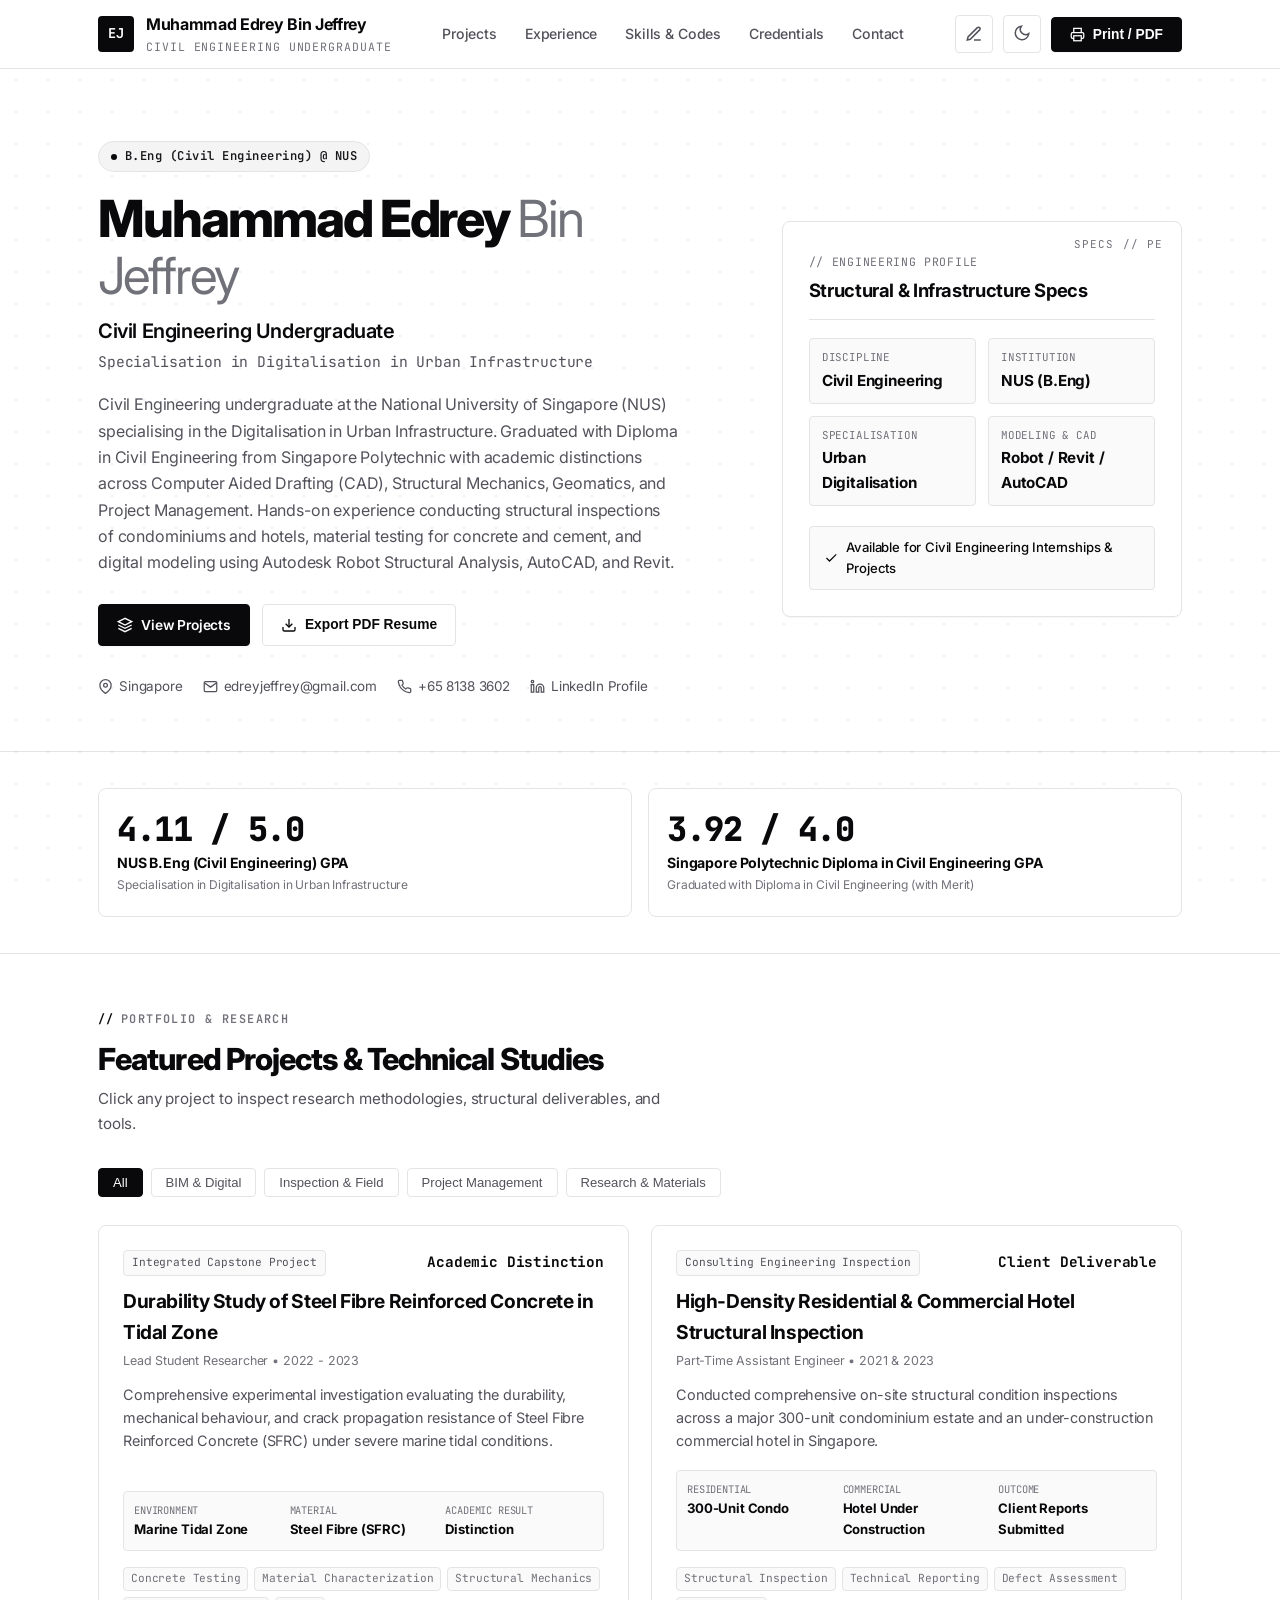
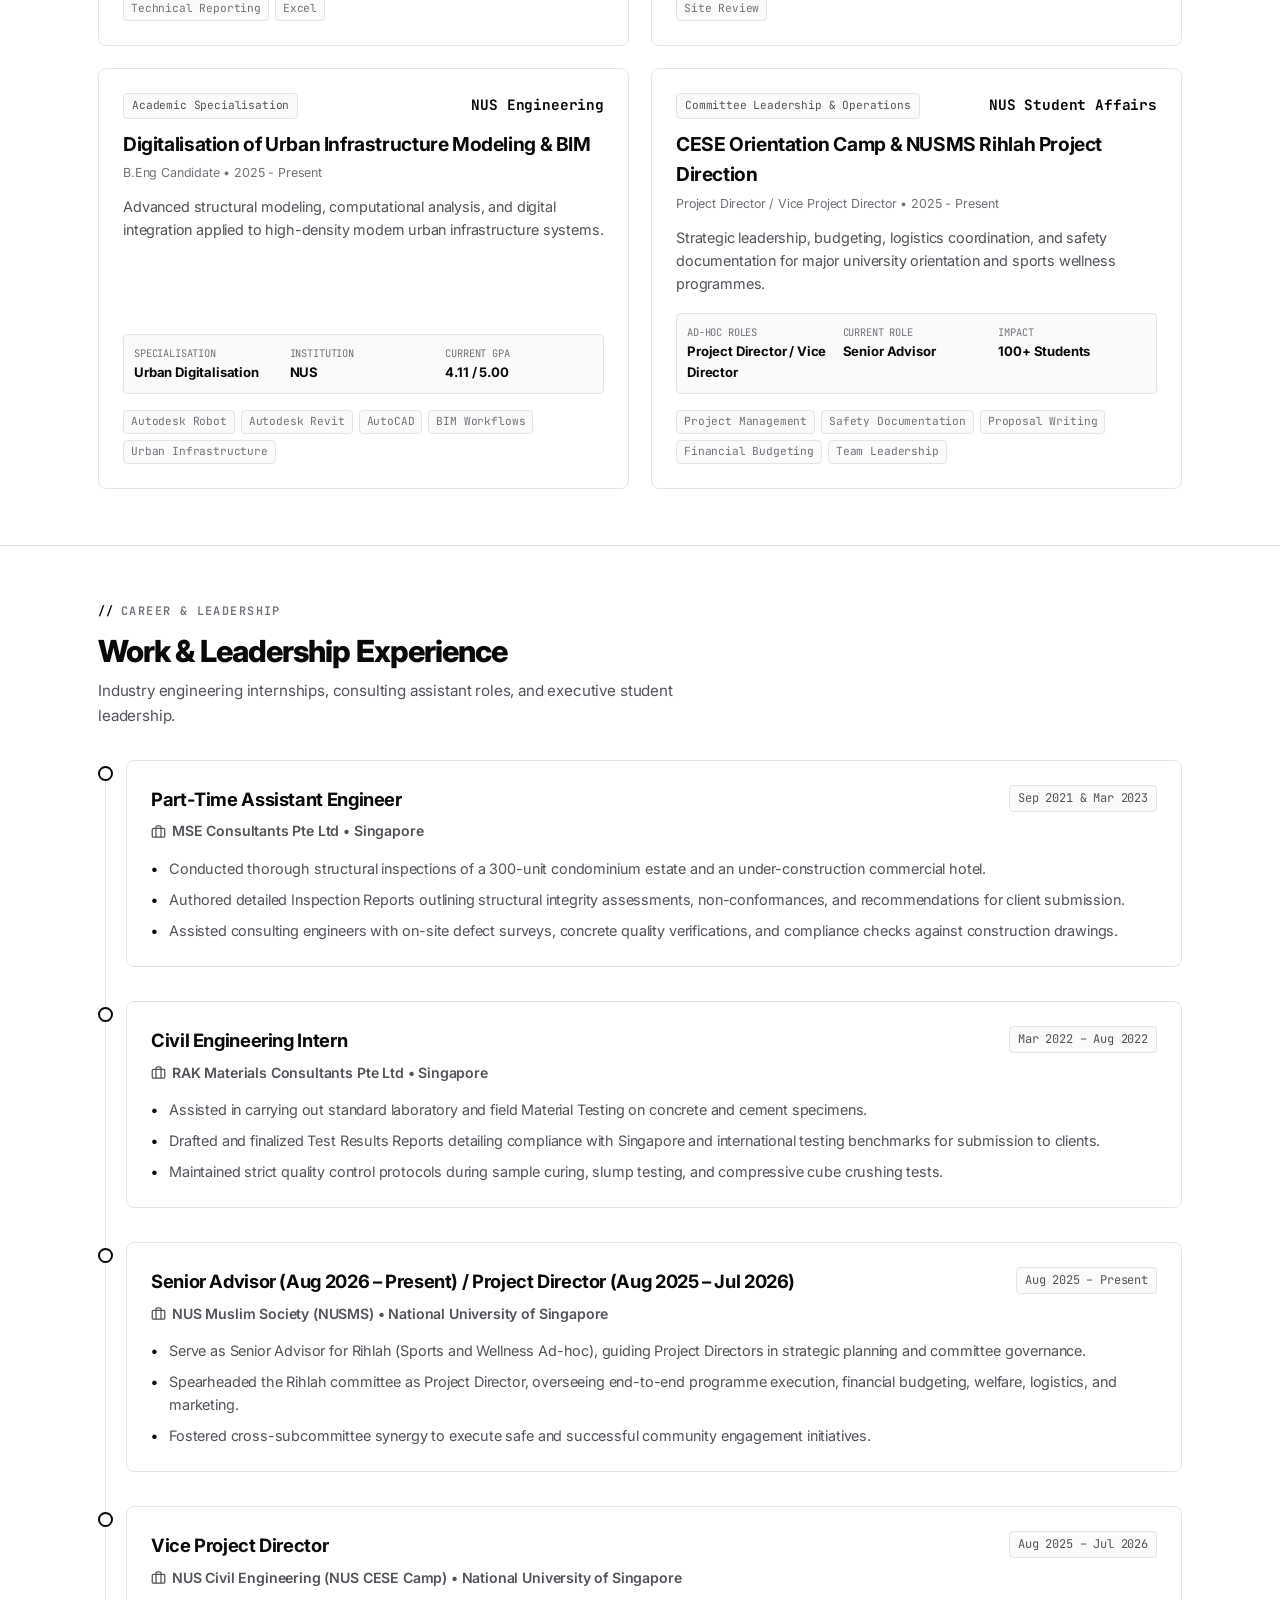
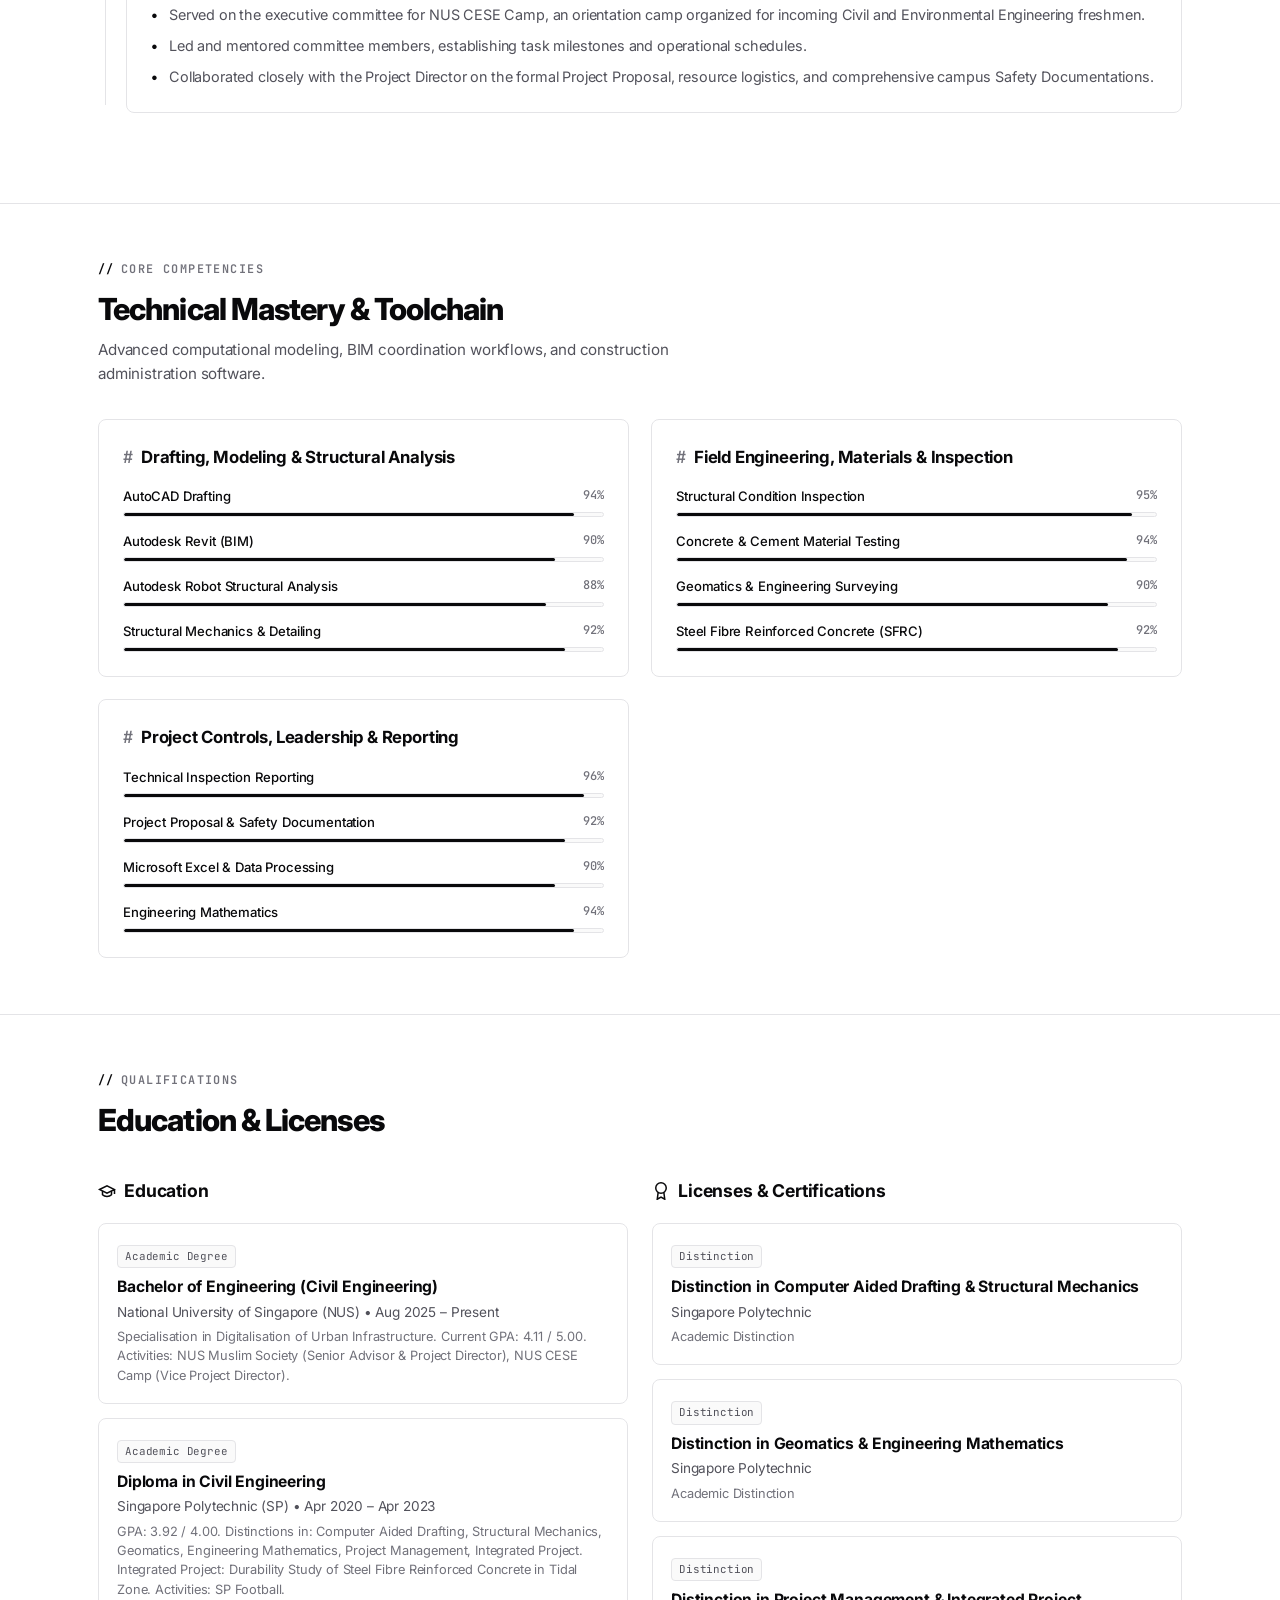
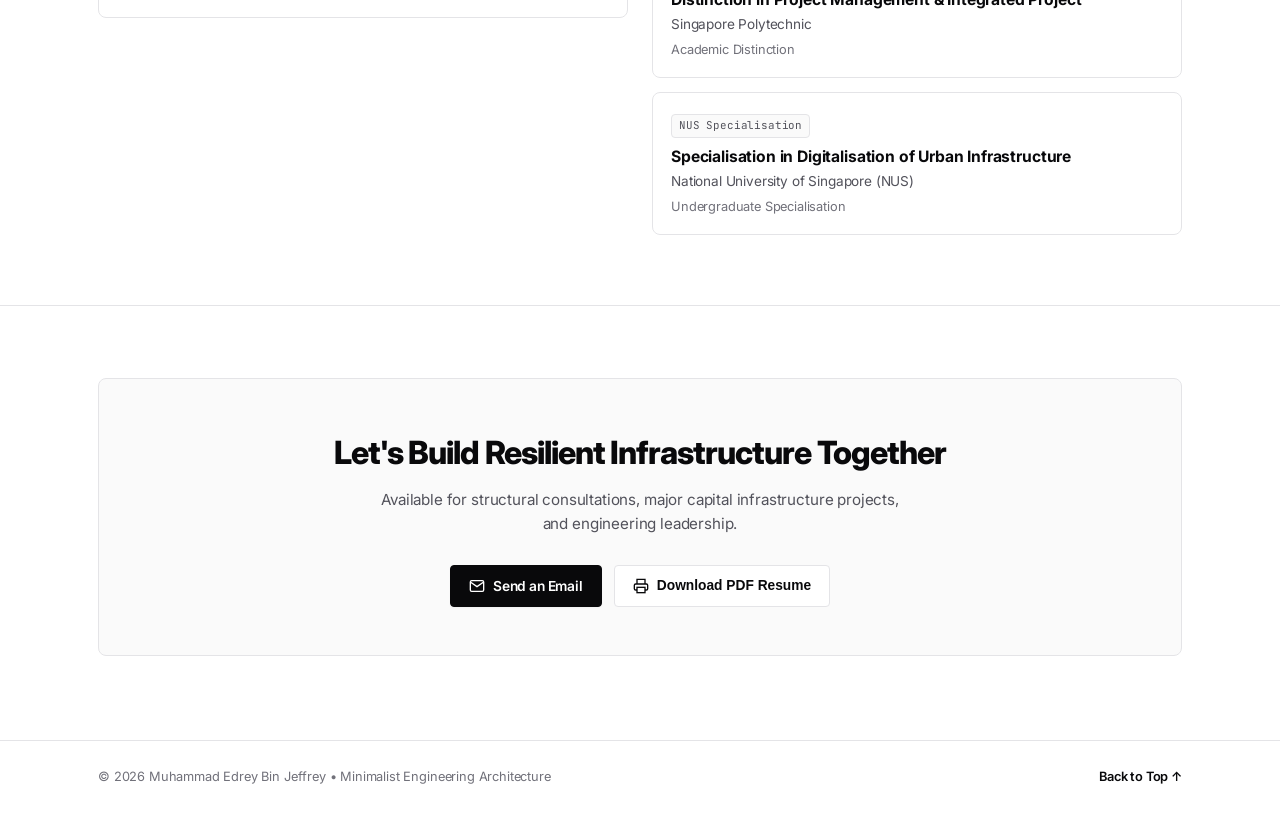
<file: index.html>
<!DOCTYPE html>
<html lang="en" data-theme="light">
<head>
  <meta charset="UTF-8">
  <meta name="viewport" content="width=device-width, initial-scale=1.0">
  <title>Muhammad Edrey Bin Jeffrey | Civil & Structural Engineer Resume</title>
  <meta name="description" content="Civil Engineering Undergraduate resume & engineering portfolio. Civil Engineering undergraduate at the National University of Singapore (NUS) specialising in the Digitalisation in Urban Infrastructure. Graduated wi...">
  
  <!-- Google Fonts: Inter & JetBrains Mono -->
  <link rel="preconnect" href="https://fonts.googleapis.com">
  <link rel="preconnect" href="https://fonts.gstatic.com" crossorigin>
  <link href="https://fonts.googleapis.com/css2?family=Inter:wght@300;400;500;600;700;800&family=JetBrains+Mono:wght@400;600;700&display=swap" rel="stylesheet">

  <!-- Core Stylesheet -->
  <link rel="stylesheet" href="static/styles.css">
</head>
<body>

  <!-- Minimalist Dot Matrix Background Pattern -->
  <div class="blueprint-grid-overlay" aria-hidden="true"></div>

  <!-- Navigation Bar -->
  <header class="site-header">
    <div class="container nav-container">
      <a href="#hero" class="brand-badge">
        <div class="brand-logo-icon">EJ</div>
        <div class="brand-info">
          <span class="brand-name">Muhammad Edrey Bin Jeffrey</span>
          <span class="brand-title">Civil Engineering Undergraduate</span>
        </div>
      </a>

      <nav>
        <ul class="nav-links">
          <li><a href="#projects" class="nav-link">Projects</a></li>
          <li><a href="#experience" class="nav-link">Experience</a></li>
          <li><a href="#skills" class="nav-link">Skills & Codes</a></li>
          <li><a href="#credentials" class="nav-link">Credentials</a></li>
          <li><a href="#contact" class="nav-link">Contact</a></li>
        </ul>
      </nav>

      <div class="nav-actions">
        <!-- Edit Guide Info Button -->
        <button id="edit-guide-btn" class="btn-icon" title="How to edit your resume in Python">
          <svg width="18" height="18" viewBox="0 0 24 24" fill="none" stroke="currentColor" stroke-width="2">
            <path d="M12 20h9"></path>
            <path d="M16.5 3.5a2.121 2.121 0 0 1 3 3L7 19l-4 1 1-4L16.5 3.5z"></path>
          </svg>
        </button>

        <!-- Theme Toggle Button -->
        <button id="theme-toggle" class="btn-icon" title="Toggle Light/Dark Theme" aria-label="Toggle theme">
          <span id="theme-icon">
            <svg width="18" height="18" viewBox="0 0 24 24" fill="none" stroke="currentColor" stroke-width="2">
              <path d="M21 12.79A9 9 0 1 1 11.21 3 7 7 0 0 0 21 12.79z"></path>
            </svg>
          </span>
        </button>

        <!-- PDF Export Button -->
        <button class="btn-primary btn-print-resume" onclick="window.print()" title="Print or Save as PDF">
          <svg width="15" height="15" viewBox="0 0 24 24" fill="none" stroke="currentColor" stroke-width="2">
            <polyline points="6 9 6 2 18 2 18 9"></polyline>
            <path d="M6 18H4a2 2 0 0 1-2-2v-5a2 2 0 0 1 2-2h16a2 2 0 0 1 2 2v5a2 2 0 0 1-2 2h-2"></path>
            <rect x="6" y="14" width="12" height="8"></rect>
          </svg>
          Print / PDF
        </button>
      </div>
    </div>
  </header>

  <main>
    <!-- Hero Section -->
    <section id="hero" class="hero-section">
      <div class="container hero-content">
        <div>
          <div class="badge-tag">
            <span class="badge-dot"></span>
            <span>B.Eng (Civil Engineering) @ NUS</span>
          </div>
          
          <h1 class="hero-title">
            Muhammad Edrey <span class="gradient-text">Bin Jeffrey</span>
          </h1>
          
          <div class="hero-subtitle">Civil Engineering Undergraduate</div>
          <div class="hero-tagline">
            Specialisation in Digitalisation in Urban Infrastructure
          </div>
          
          <p class="hero-description">
            Civil Engineering undergraduate at the National University of Singapore (NUS) specialising in the Digitalisation in Urban Infrastructure. Graduated with Diploma in Civil Engineering from Singapore Polytechnic with academic distinctions across Computer Aided Drafting (CAD), Structural Mechanics, Geomatics, and Project Management. Hands-on experience conducting structural inspections of condominiums and hotels, material testing for concrete and cement, and digital modeling using Autodesk Robot Structural Analysis, AutoCAD, and Revit.
          </p>

          <div class="hero-buttons">
            <a href="#projects" class="btn-primary">
              <svg width="16" height="16" viewBox="0 0 24 24" fill="none" stroke="currentColor" stroke-width="2">
                <polygon points="12 2 2 7 12 12 22 7 12 2"></polygon>
                <polyline points="2 17 12 22 22 17"></polyline>
                <polyline points="2 12 12 17 22 12"></polyline>
              </svg>
              View Projects
            </a>

            <button class="btn-secondary btn-print-resume" onclick="window.print()" title="Print or Save as PDF">
              <svg width="16" height="16" viewBox="0 0 24 24" fill="none" stroke="currentColor" stroke-width="2">
                <path d="M21 15v4a2 2 0 0 1-2 2H5a2 2 0 0 1-2-2v-4"></path>
                <polyline points="7 10 12 15 17 10"></polyline>
                <line x1="12" y1="15" x2="12" y2="3"></line>
              </svg>
              Export PDF Resume
            </button>
          </div>

          <div class="contact-quicklinks">
            <span class="contact-item">
              <svg width="15" height="15" viewBox="0 0 24 24" fill="none" stroke="currentColor" stroke-width="2">
                <path d="M21 10c0 7-9 13-9 13s-9-6-9-13a9 9 0 0 1 18 0z"></path>
                <circle cx="12" cy="10" r="3"></circle>
              </svg>
              <span>Singapore</span>
            </span>

            <a href="mailto:edreyjeffrey@gmail.com" class="contact-item">
              <svg width="15" height="15" viewBox="0 0 24 24" fill="none" stroke="currentColor" stroke-width="2">
                <path d="M4 4h16c1.1 0 2 .9 2 2v12c0 1.1-.9 2-2 2H4c-1.1 0-2-.9-2-2V6c0-1.1.9-2 2-2z"></path>
                <polyline points="22,6 12,13 2,6"></polyline>
              </svg>
              edreyjeffrey@gmail.com
            </a>

            <a href="tel:+65 8138 3602" class="contact-item">
              <svg width="15" height="15" viewBox="0 0 24 24" fill="none" stroke="currentColor" stroke-width="2">
                <path d="M22 16.92v3a2 2 0 0 1-2.18 2 19.79 19.79 0 0 1-8.63-3.07 19.5 19.5 0 0 1-6-6 19.79 19.79 0 0 1-3.07-8.67A2 2 0 0 1 4.11 2h3a2 2 0 0 1 2 1.72 12.84 12.84 0 0 0 .7 2.81 2 2 0 0 1-.45 2.11L8.09 9.91a16 16 0 0 0 6 6l1.27-1.27a2 2 0 0 1 2.11-.45 12.84 12.84 0 0 0 2.81.7A2 2 0 0 1 22 16.92z"></path>
              </svg>
              +65 8138 3602
            </a>

            <a href="https://www.linkedin.com/in/edreyjeffrey2311/" target="_blank" rel="noopener noreferrer" class="contact-item">
              <svg width="15" height="15" viewBox="0 0 24 24" fill="none" stroke="currentColor" stroke-width="2">
                <path d="M16 8a6 6 0 0 1 6 6v7h-4v-7a2 2 0 0 0-2-2 2 2 0 0 0-2 2v7h-4v-7a6 6 0 0 1 6-6z"></path>
                <rect x="2" y="9" width="4" height="12"></rect>
                <circle cx="4" cy="4" r="2"></circle>
              </svg>
              LinkedIn Profile
            </a>
          </div>
        </div>

        <!-- Executive Engineering Profile Card -->
        <div class="blueprint-card">
          <div class="blueprint-header">
            <span class="blueprint-badge">// Engineering Profile</span>
            <div class="blueprint-title">Structural & Infrastructure Specs</div>
          </div>

          <div class="blueprint-stats-grid">
            <div class="spec-box">
              <div class="spec-label">Discipline</div>
              <div class="spec-val">Civil Engineering</div>
            </div>
            <div class="spec-box">
              <div class="spec-label">Institution</div>
              <div class="spec-val">NUS (B.Eng)</div>
            </div>
            <div class="spec-box">
              <div class="spec-label">Specialisation</div>
              <div class="spec-val">Urban Digitalisation</div>
            </div>
            <div class="spec-box">
              <div class="spec-label">Modeling & CAD</div>
              <div class="spec-val">Robot / Revit / AutoCAD</div>
            </div>
          </div>

          <div class="blueprint-status-indicator">
            <svg width="16" height="16" viewBox="0 0 24 24" fill="none" stroke="currentColor" stroke-width="2">
              <polyline points="20 6 9 17 4 12"></polyline>
            </svg>
            <span>Available for Civil Engineering Internships &amp; Projects</span>
          </div>
        </div>
      </div>
    </section>

    <!-- Key Metrics Section -->
    <section class="metrics-section">
      <div class="container">
        <div class="metrics-grid">
          
          <div class="metric-card">
            <div class="metric-val">4.11 / 5.0</div>
            <div class="metric-label">NUS B.Eng (Civil Engineering) GPA</div>
            <div class="metric-desc">Specialisation in Digitalisation in Urban Infrastructure</div>
          </div>
          
          <div class="metric-card">
            <div class="metric-val">3.92 / 4.0</div>
            <div class="metric-label">Singapore Polytechnic Diploma in Civil Engineering GPA</div>
            <div class="metric-desc">Graduated with Diploma in Civil Engineering (with Merit)</div>
          </div>
          
        </div>
      </div>
    </section>

    <!-- Featured Projects Section -->
    <section id="projects" class="projects-section">
      <div class="container">
        <div class="section-header">
          <div class="section-tag">Portfolio & Research</div>
          <h2 class="section-title">Featured Projects & Technical Studies</h2>
          <p class="section-subtitle">
            Click any project to inspect research methodologies, structural deliverables, and tools.
          </p>
        </div>

        <!-- Filter bar -->
        <div class="project-filter-bar" id="project-filter-bar">
          <button class="filter-btn active" data-category="All">All</button>
          
          <button class="filter-btn" data-category="BIM &amp; Digital">BIM &amp; Digital</button>
          
          <button class="filter-btn" data-category="Inspection &amp; Field">Inspection &amp; Field</button>
          
          <button class="filter-btn" data-category="Project Management">Project Management</button>
          
          <button class="filter-btn" data-category="Research &amp; Materials">Research &amp; Materials</button>
          
        </div>

        <!-- Projects Grid -->
        <div class="projects-grid" id="projects-grid">
          
          <div class="project-card" data-category="Research &amp; Materials" data-project-id="sfrc-tidal-durability">
            <div class="project-header">
              <span class="project-meta-pill">Integrated Capstone Project</span>
              <span class="project-budget">Academic Distinction</span>
            </div>
            <h3 class="project-card-title">Durability Study of Steel Fibre Reinforced Concrete in Tidal Zone</h3>
            <div class="project-role-badge">Lead Student Researcher • 2022 - 2023</div>
            <p class="project-summary">Comprehensive experimental investigation evaluating the durability, mechanical behaviour, and crack propagation resistance of Steel Fibre Reinforced Concrete (SFRC) under severe marine tidal conditions.</p>
            
            
            <div class="project-spec-pills">
              
              <div class="spec-pill-item">
                <span class="spec-pill-k">Environment</span>
                <span class="spec-pill-v">Marine Tidal Zone</span>
              </div>
              
              <div class="spec-pill-item">
                <span class="spec-pill-k">Material</span>
                <span class="spec-pill-v">Steel Fibre (SFRC)</span>
              </div>
              
              <div class="spec-pill-item">
                <span class="spec-pill-k">Academic Result</span>
                <span class="spec-pill-v">Distinction</span>
              </div>
              
            </div>
            

            <div class="project-tools-list">
              
              <span class="tool-tag">Concrete Testing</span>
              
              <span class="tool-tag">Material Characterization</span>
              
              <span class="tool-tag">Structural Mechanics</span>
              
              <span class="tool-tag">Technical Reporting</span>
              
              <span class="tool-tag">Excel</span>
              
            </div>
          </div>
          
          <div class="project-card" data-category="Inspection &amp; Field" data-project-id="mse-structural-inspections">
            <div class="project-header">
              <span class="project-meta-pill">Consulting Engineering Inspection</span>
              <span class="project-budget">Client Deliverable</span>
            </div>
            <h3 class="project-card-title">High-Density Residential &amp; Commercial Hotel Structural Inspection</h3>
            <div class="project-role-badge">Part-Time Assistant Engineer • 2021 &amp; 2023</div>
            <p class="project-summary">Conducted comprehensive on-site structural condition inspections across a major 300-unit condominium estate and an under-construction commercial hotel in Singapore.</p>
            
            
            <div class="project-spec-pills">
              
              <div class="spec-pill-item">
                <span class="spec-pill-k">Residential</span>
                <span class="spec-pill-v">300-Unit Condo</span>
              </div>
              
              <div class="spec-pill-item">
                <span class="spec-pill-k">Commercial</span>
                <span class="spec-pill-v">Hotel Under Construction</span>
              </div>
              
              <div class="spec-pill-item">
                <span class="spec-pill-k">Outcome</span>
                <span class="spec-pill-v">Client Reports Submitted</span>
              </div>
              
            </div>
            

            <div class="project-tools-list">
              
              <span class="tool-tag">Structural Inspection</span>
              
              <span class="tool-tag">Technical Reporting</span>
              
              <span class="tool-tag">Defect Assessment</span>
              
              <span class="tool-tag">Site Review</span>
              
            </div>
          </div>
          
          <div class="project-card" data-category="BIM &amp; Digital" data-project-id="digitalisation-urban-infra">
            <div class="project-header">
              <span class="project-meta-pill">Academic Specialisation</span>
              <span class="project-budget">NUS Engineering</span>
            </div>
            <h3 class="project-card-title">Digitalisation of Urban Infrastructure Modeling &amp; BIM</h3>
            <div class="project-role-badge">B.Eng Candidate • 2025 - Present</div>
            <p class="project-summary">Advanced structural modeling, computational analysis, and digital integration applied to high-density modern urban infrastructure systems.</p>
            
            
            <div class="project-spec-pills">
              
              <div class="spec-pill-item">
                <span class="spec-pill-k">Specialisation</span>
                <span class="spec-pill-v">Urban Digitalisation</span>
              </div>
              
              <div class="spec-pill-item">
                <span class="spec-pill-k">Institution</span>
                <span class="spec-pill-v">NUS</span>
              </div>
              
              <div class="spec-pill-item">
                <span class="spec-pill-k">Current GPA</span>
                <span class="spec-pill-v">4.11 / 5.00</span>
              </div>
              
            </div>
            

            <div class="project-tools-list">
              
              <span class="tool-tag">Autodesk Robot</span>
              
              <span class="tool-tag">Autodesk Revit</span>
              
              <span class="tool-tag">AutoCAD</span>
              
              <span class="tool-tag">BIM Workflows</span>
              
              <span class="tool-tag">Urban Infrastructure</span>
              
            </div>
          </div>
          
          <div class="project-card" data-category="Project Management" data-project-id="nus-leadership-governance">
            <div class="project-header">
              <span class="project-meta-pill">Committee Leadership &amp; Operations</span>
              <span class="project-budget">NUS Student Affairs</span>
            </div>
            <h3 class="project-card-title">CESE Orientation Camp &amp; NUSMS Rihlah Project Direction</h3>
            <div class="project-role-badge">Project Director / Vice Project Director • 2025 - Present</div>
            <p class="project-summary">Strategic leadership, budgeting, logistics coordination, and safety documentation for major university orientation and sports wellness programmes.</p>
            
            
            <div class="project-spec-pills">
              
              <div class="spec-pill-item">
                <span class="spec-pill-k">Ad-hoc Roles</span>
                <span class="spec-pill-v">Project Director / Vice Director</span>
              </div>
              
              <div class="spec-pill-item">
                <span class="spec-pill-k">Current Role</span>
                <span class="spec-pill-v">Senior Advisor</span>
              </div>
              
              <div class="spec-pill-item">
                <span class="spec-pill-k">Impact</span>
                <span class="spec-pill-v">100+ Students</span>
              </div>
              
            </div>
            

            <div class="project-tools-list">
              
              <span class="tool-tag">Project Management</span>
              
              <span class="tool-tag">Safety Documentation</span>
              
              <span class="tool-tag">Proposal Writing</span>
              
              <span class="tool-tag">Financial Budgeting</span>
              
              <span class="tool-tag">Team Leadership</span>
              
            </div>
          </div>
          
        </div>
      </div>
    </section>

    <!-- Work Experience Timeline -->
    <section id="experience" class="experience-section">
      <div class="container">
        <div class="section-header">
          <div class="section-tag">Career & Leadership</div>
          <h2 class="section-title">Work & Leadership Experience</h2>
          <p class="section-subtitle">
            Industry engineering internships, consulting assistant roles, and executive student leadership.
          </p>
        </div>

        <div class="timeline">
          
          <div class="timeline-item">
            <div class="timeline-marker"></div>
            <div class="timeline-card">
              <div class="timeline-header">
                <h3 class="timeline-role">Part-Time Assistant Engineer</h3>
                <span class="timeline-period">Sep 2021 &amp; Mar 2023</span>
              </div>
              <div class="timeline-company">
                <svg width="15" height="15" viewBox="0 0 24 24" fill="none" stroke="currentColor" stroke-width="2">
                  <rect x="2" y="7" width="20" height="14" rx="2" ry="2"></rect>
                  <path d="M16 21V5a2 2 0 0 0-2-2h-4a2 2 0 0 0-2 2v16"></path>
                </svg>
                MSE Consultants Pte Ltd • Singapore
              </div>
              <ul class="timeline-bullets">
                
                <li>Conducted thorough structural inspections of a 300-unit condominium estate and an under-construction commercial hotel.</li>
                
                <li>Authored detailed Inspection Reports outlining structural integrity assessments, non-conformances, and recommendations for client submission.</li>
                
                <li>Assisted consulting engineers with on-site defect surveys, concrete quality verifications, and compliance checks against construction drawings.</li>
                
              </ul>
            </div>
          </div>
          
          <div class="timeline-item">
            <div class="timeline-marker"></div>
            <div class="timeline-card">
              <div class="timeline-header">
                <h3 class="timeline-role">Civil Engineering Intern</h3>
                <span class="timeline-period">Mar 2022 – Aug 2022</span>
              </div>
              <div class="timeline-company">
                <svg width="15" height="15" viewBox="0 0 24 24" fill="none" stroke="currentColor" stroke-width="2">
                  <rect x="2" y="7" width="20" height="14" rx="2" ry="2"></rect>
                  <path d="M16 21V5a2 2 0 0 0-2-2h-4a2 2 0 0 0-2 2v16"></path>
                </svg>
                RAK Materials Consultants Pte Ltd • Singapore
              </div>
              <ul class="timeline-bullets">
                
                <li>Assisted in carrying out standard laboratory and field Material Testing on concrete and cement specimens.</li>
                
                <li>Drafted and finalized Test Results Reports detailing compliance with Singapore and international testing benchmarks for submission to clients.</li>
                
                <li>Maintained strict quality control protocols during sample curing, slump testing, and compressive cube crushing tests.</li>
                
              </ul>
            </div>
          </div>
          
          <div class="timeline-item">
            <div class="timeline-marker"></div>
            <div class="timeline-card">
              <div class="timeline-header">
                <h3 class="timeline-role">Senior Advisor (Aug 2026 – Present) / Project Director (Aug 2025 – Jul 2026)</h3>
                <span class="timeline-period">Aug 2025 – Present</span>
              </div>
              <div class="timeline-company">
                <svg width="15" height="15" viewBox="0 0 24 24" fill="none" stroke="currentColor" stroke-width="2">
                  <rect x="2" y="7" width="20" height="14" rx="2" ry="2"></rect>
                  <path d="M16 21V5a2 2 0 0 0-2-2h-4a2 2 0 0 0-2 2v16"></path>
                </svg>
                NUS Muslim Society (NUSMS) • National University of Singapore
              </div>
              <ul class="timeline-bullets">
                
                <li>Serve as Senior Advisor for Rihlah (Sports and Wellness Ad-hoc), guiding Project Directors in strategic planning and committee governance.</li>
                
                <li>Spearheaded the Rihlah committee as Project Director, overseeing end-to-end programme execution, financial budgeting, welfare, logistics, and marketing.</li>
                
                <li>Fostered cross-subcommittee synergy to execute safe and successful community engagement initiatives.</li>
                
              </ul>
            </div>
          </div>
          
          <div class="timeline-item">
            <div class="timeline-marker"></div>
            <div class="timeline-card">
              <div class="timeline-header">
                <h3 class="timeline-role">Vice Project Director</h3>
                <span class="timeline-period">Aug 2025 – Jul 2026</span>
              </div>
              <div class="timeline-company">
                <svg width="15" height="15" viewBox="0 0 24 24" fill="none" stroke="currentColor" stroke-width="2">
                  <rect x="2" y="7" width="20" height="14" rx="2" ry="2"></rect>
                  <path d="M16 21V5a2 2 0 0 0-2-2h-4a2 2 0 0 0-2 2v16"></path>
                </svg>
                NUS Civil Engineering (NUS CESE Camp) • National University of Singapore
              </div>
              <ul class="timeline-bullets">
                
                <li>Served on the executive committee for NUS CESE Camp, an orientation camp organized for incoming Civil and Environmental Engineering freshmen.</li>
                
                <li>Led and mentored committee members, establishing task milestones and operational schedules.</li>
                
                <li>Collaborated closely with the Project Director on the formal Project Proposal, resource logistics, and comprehensive campus Safety Documentations.</li>
                
              </ul>
            </div>
          </div>
          
        </div>
      </div>
    </section>

    <!-- Skills & Regulatory Standards -->
    <section id="skills" class="skills-section">
      <div class="container">
        <div class="section-header">
          <div class="section-tag">Core Competencies</div>
          <h2 class="section-title">Technical Mastery & Toolchain</h2>
          <p class="section-subtitle">
            Advanced computational modeling, BIM coordination workflows, and construction administration software.
          </p>
        </div>

        <div class="skills-grid">
          
          <div class="skill-category-card">
            <h3 class="skill-category-title">
              <span style="color: var(--text-muted); font-family: var(--font-mono);">#</span>
              Drafting, Modeling &amp; Structural Analysis
            </h3>
            <div class="skill-bars-list">
              
              <div class="skill-bar-item">
                <div class="skill-meta">
                  <span class="skill-name">AutoCAD Drafting</span>
                  <span class="skill-percent">94%</span>
                </div>
                <div class="skill-track">
                  <div class="skill-fill" style="width: 94%;"></div>
                </div>
              </div>
              
              <div class="skill-bar-item">
                <div class="skill-meta">
                  <span class="skill-name">Autodesk Revit (BIM)</span>
                  <span class="skill-percent">90%</span>
                </div>
                <div class="skill-track">
                  <div class="skill-fill" style="width: 90%;"></div>
                </div>
              </div>
              
              <div class="skill-bar-item">
                <div class="skill-meta">
                  <span class="skill-name">Autodesk Robot Structural Analysis</span>
                  <span class="skill-percent">88%</span>
                </div>
                <div class="skill-track">
                  <div class="skill-fill" style="width: 88%;"></div>
                </div>
              </div>
              
              <div class="skill-bar-item">
                <div class="skill-meta">
                  <span class="skill-name">Structural Mechanics &amp; Detailing</span>
                  <span class="skill-percent">92%</span>
                </div>
                <div class="skill-track">
                  <div class="skill-fill" style="width: 92%;"></div>
                </div>
              </div>
              
            </div>
          </div>
          
          <div class="skill-category-card">
            <h3 class="skill-category-title">
              <span style="color: var(--text-muted); font-family: var(--font-mono);">#</span>
              Field Engineering, Materials &amp; Inspection
            </h3>
            <div class="skill-bars-list">
              
              <div class="skill-bar-item">
                <div class="skill-meta">
                  <span class="skill-name">Structural Condition Inspection</span>
                  <span class="skill-percent">95%</span>
                </div>
                <div class="skill-track">
                  <div class="skill-fill" style="width: 95%;"></div>
                </div>
              </div>
              
              <div class="skill-bar-item">
                <div class="skill-meta">
                  <span class="skill-name">Concrete &amp; Cement Material Testing</span>
                  <span class="skill-percent">94%</span>
                </div>
                <div class="skill-track">
                  <div class="skill-fill" style="width: 94%;"></div>
                </div>
              </div>
              
              <div class="skill-bar-item">
                <div class="skill-meta">
                  <span class="skill-name">Geomatics &amp; Engineering Surveying</span>
                  <span class="skill-percent">90%</span>
                </div>
                <div class="skill-track">
                  <div class="skill-fill" style="width: 90%;"></div>
                </div>
              </div>
              
              <div class="skill-bar-item">
                <div class="skill-meta">
                  <span class="skill-name">Steel Fibre Reinforced Concrete (SFRC)</span>
                  <span class="skill-percent">92%</span>
                </div>
                <div class="skill-track">
                  <div class="skill-fill" style="width: 92%;"></div>
                </div>
              </div>
              
            </div>
          </div>
          
          <div class="skill-category-card">
            <h3 class="skill-category-title">
              <span style="color: var(--text-muted); font-family: var(--font-mono);">#</span>
              Project Controls, Leadership &amp; Reporting
            </h3>
            <div class="skill-bars-list">
              
              <div class="skill-bar-item">
                <div class="skill-meta">
                  <span class="skill-name">Technical Inspection Reporting</span>
                  <span class="skill-percent">96%</span>
                </div>
                <div class="skill-track">
                  <div class="skill-fill" style="width: 96%;"></div>
                </div>
              </div>
              
              <div class="skill-bar-item">
                <div class="skill-meta">
                  <span class="skill-name">Project Proposal &amp; Safety Documentation</span>
                  <span class="skill-percent">92%</span>
                </div>
                <div class="skill-track">
                  <div class="skill-fill" style="width: 92%;"></div>
                </div>
              </div>
              
              <div class="skill-bar-item">
                <div class="skill-meta">
                  <span class="skill-name">Microsoft Excel &amp; Data Processing</span>
                  <span class="skill-percent">90%</span>
                </div>
                <div class="skill-track">
                  <div class="skill-fill" style="width: 90%;"></div>
                </div>
              </div>
              
              <div class="skill-bar-item">
                <div class="skill-meta">
                  <span class="skill-name">Engineering Mathematics</span>
                  <span class="skill-percent">94%</span>
                </div>
                <div class="skill-track">
                  <div class="skill-fill" style="width: 94%;"></div>
                </div>
              </div>
              
            </div>
          </div>
          
        </div>

        <!-- Regulatory Standards & Building Codes -->
        
      </div>
    </section>

    <!-- Education & Certifications -->
    <section id="credentials" class="credentials-section">
      <div class="container">
        <div class="section-header">
          <div class="section-tag">Qualifications</div>
          <h2 class="section-title">Education & Licenses</h2>
        </div>

        <div class="credentials-grid">
          <div>
            <h3 class="credential-column-title">
              <svg width="18" height="18" viewBox="0 0 24 24" fill="none" stroke="currentColor" stroke-width="2">
                <path d="M22 10v6M2 10l10-5 10 5-10 5z"></path>
                <path d="M6 12v5c3 3 9 3 12 0v-5"></path>
              </svg>
              Education
            </h3>
            
            <div class="credential-card">
              <span class="credential-badge">Academic Degree</span>
              <h4 class="credential-title">Bachelor of Engineering (Civil Engineering)</h4>
              <div class="credential-institution">National University of Singapore (NUS) • Aug 2025 – Present</div>
              <div class="credential-detail">Specialisation in Digitalisation of Urban Infrastructure. Current GPA: 4.11 / 5.00. Activities: NUS Muslim Society (Senior Advisor &amp; Project Director), NUS CESE Camp (Vice Project Director).</div>
            </div>
            
            <div class="credential-card">
              <span class="credential-badge">Academic Degree</span>
              <h4 class="credential-title">Diploma in Civil Engineering</h4>
              <div class="credential-institution">Singapore Polytechnic (SP) • Apr 2020 – Apr 2023</div>
              <div class="credential-detail">GPA: 3.92 / 4.00. Distinctions in: Computer Aided Drafting, Structural Mechanics, Geomatics, Engineering Mathematics, Project Management, Integrated Project. Integrated Project: Durability Study of Steel Fibre Reinforced Concrete in Tidal Zone. Activities: SP Football.</div>
            </div>
            
          </div>

          <div>
            <h3 class="credential-column-title">
              <svg width="18" height="18" viewBox="0 0 24 24" fill="none" stroke="currentColor" stroke-width="2">
                <circle cx="12" cy="8" r="7"></circle>
                <polyline points="8.21 13.89 7 23 12 20 17 23 15.79 13.88"></polyline>
              </svg>
              Licenses & Certifications
            </h3>
            
            <div class="credential-card">
              <span class="credential-badge">Distinction</span>
              <h4 class="credential-title">Distinction in Computer Aided Drafting &amp; Structural Mechanics</h4>
              <div class="credential-institution">Singapore Polytechnic</div>
              <div class="credential-detail">Academic Distinction</div>
            </div>
            
            <div class="credential-card">
              <span class="credential-badge">Distinction</span>
              <h4 class="credential-title">Distinction in Geomatics &amp; Engineering Mathematics</h4>
              <div class="credential-institution">Singapore Polytechnic</div>
              <div class="credential-detail">Academic Distinction</div>
            </div>
            
            <div class="credential-card">
              <span class="credential-badge">Distinction</span>
              <h4 class="credential-title">Distinction in Project Management &amp; Integrated Project</h4>
              <div class="credential-institution">Singapore Polytechnic</div>
              <div class="credential-detail">Academic Distinction</div>
            </div>
            
            <div class="credential-card">
              <span class="credential-badge">NUS Specialisation</span>
              <h4 class="credential-title">Specialisation in Digitalisation of Urban Infrastructure</h4>
              <div class="credential-institution">National University of Singapore (NUS)</div>
              <div class="credential-detail">Undergraduate Specialisation</div>
            </div>
            
          </div>
        </div>
      </div>
    </section>

    <!-- Contact & Call to Action -->
    <section id="contact" class="contact-section">
      <div class="container">
        <div class="contact-box">
          <h2 class="contact-headline">Let's Build Resilient Infrastructure Together</h2>
          <p class="contact-subtext">
            Available for structural consultations, major capital infrastructure projects, and engineering leadership.
          </p>

          <div class="contact-action-row">
            <a href="mailto:edreyjeffrey@gmail.com" class="btn-primary">
              <svg width="16" height="16" viewBox="0 0 24 24" fill="none" stroke="currentColor" stroke-width="2">
                <path d="M4 4h16c1.1 0 2 .9 2 2v12c0 1.1-.9 2-2 2H4c-1.1 0-2-.9-2-2V6c0-1.1.9-2 2-2z"></path>
                <polyline points="22,6 12,13 2,6"></polyline>
              </svg>
              Send an Email
            </a>

            <button class="btn-secondary btn-print-resume" onclick="window.print()" title="Print or Save as PDF">
              <svg width="16" height="16" viewBox="0 0 24 24" fill="none" stroke="currentColor" stroke-width="2">
                <polyline points="6 9 6 2 18 2 18 9"></polyline>
                <path d="M6 18H4a2 2 0 0 1-2-2v-5a2 2 0 0 1 2-2h16a2 2 0 0 1 2 2v5a2 2 0 0 1-2 2h-2"></path>
                <rect x="6" y="14" width="12" height="8"></rect>
              </svg>
              Download PDF Resume
            </button>
          </div>
        </div>
      </div>
    </section>
  </main>

  <!-- Project Detail Modal -->
  <div id="project-modal" class="modal-backdrop" aria-hidden="true" role="dialog">
    <div class="modal-card">
      <button id="modal-close" class="modal-close-btn" aria-label="Close dialog">&times;</button>
      <div id="modal-details"></div>
    </div>
  </div>

  <!-- Edit Guide Modal -->
  <div id="guide-modal" class="modal-backdrop" aria-hidden="true" role="dialog">
    <div class="modal-card">
      <button id="guide-close" class="modal-close-btn" aria-label="Close dialog">&times;</button>
      <h3 style="font-size: 1.35rem; font-weight: 800; margin-bottom: 12px; color: var(--text-primary); letter-spacing: -0.02em;">
        Python Resume Configuration
      </h3>
      <p style="color: var(--text-secondary); margin-bottom: 16px; line-height: 1.6; font-size: 0.92rem;">
        All resume content is stored directly in Python:
        <strong style="color: var(--text-primary); font-family: var(--font-mono);">data.py</strong>.
      </p>
      <div style="background: var(--bg-secondary); padding: 14px 16px; border-radius: 6px; border: 1px solid var(--border-hairline); font-family: var(--font-mono); font-size: 0.82rem; color: var(--text-primary); margin-bottom: 16px; line-height: 1.6;">
        # Run server:<br>
        py app.py<br><br>
        # Build static HTML:<br>
        py build.py
      </div>
      <p style="color: var(--text-muted); font-size: 0.82rem;">
        Click <strong>Print / PDF</strong> in the top-right corner to export a clean, physical executive resume.
      </p>
    </div>
  </div>

  <!-- Site Footer -->
  <footer class="site-footer">
    <div class="container footer-inner">
      <div>
        &copy; 2026 Muhammad Edrey Bin Jeffrey • Minimalist Engineering Architecture
      </div>
      <div>
        <a href="#hero" style="color: var(--text-primary); text-decoration: none; font-weight: 600;">Back to Top ↑</a>
      </div>
    </div>
  </footer>

  <!-- Embedded Project Data for Fast Client Interactions -->
  <script id="resume-projects-json" type="application/json">
    [{"id": "sfrc-tidal-durability", "title": "Durability Study of Steel Fibre Reinforced Concrete in Tidal Zone", "category": "Research & Materials", "type": "Integrated Capstone Project", "budget": "Academic Distinction", "year": "2022 - 2023", "role": "Lead Student Researcher", "summary": "Comprehensive experimental investigation evaluating the durability, mechanical behaviour, and crack propagation resistance of Steel Fibre Reinforced Concrete (SFRC) under severe marine tidal conditions.", "highlights": ["Subjected SFRC test specimens to cyclic tidal wetting and drying to simulate aggressive coastal micro-climates.", "Analyzed compressive strength, tensile crack bridging, and permeability against standard concrete mixes.", "Authored extensive technical research report and presented experimental findings, earning an Academic Distinction for the Integrated Project at Singapore Polytechnic."], "tools": ["Concrete Testing", "Material Characterization", "Structural Mechanics", "Technical Reporting", "Excel"], "stats": {"Environment": "Marine Tidal Zone", "Material": "Steel Fibre (SFRC)", "Academic Result": "Distinction"}}, {"id": "mse-structural-inspections", "title": "High-Density Residential & Commercial Hotel Structural Inspection", "category": "Inspection & Field", "type": "Consulting Engineering Inspection", "budget": "Client Deliverable", "year": "2021 & 2023", "role": "Part-Time Assistant Engineer", "summary": "Conducted comprehensive on-site structural condition inspections across a major 300-unit condominium estate and an under-construction commercial hotel in Singapore.", "highlights": ["Performed systematic structural inspections evaluating columns, beams, load-bearing elements, and finishes for defects and compliance.", "Synthesized site observations, measurements, and photographic evidence into formal Inspection Reports submitted directly to clients.", "Coordinated with project stakeholders to ensure alignment with Singapore building regulations and approved construction drawings."], "tools": ["Structural Inspection", "Technical Reporting", "Defect Assessment", "Site Review"], "stats": {"Residential": "300-Unit Condo", "Commercial": "Hotel Under Construction", "Outcome": "Client Reports Submitted"}}, {"id": "digitalisation-urban-infra", "title": "Digitalisation of Urban Infrastructure Modeling & BIM", "category": "BIM & Digital", "type": "Academic Specialisation", "budget": "NUS Engineering", "year": "2025 - Present", "role": "B.Eng Candidate", "summary": "Advanced structural modeling, computational analysis, and digital integration applied to high-density modern urban infrastructure systems.", "highlights": ["Developed detailed 3D structural and architectural models utilizing Autodesk Revit (BIM) and AutoCAD.", "Conducted computational structural analysis utilizing Autodesk Robot Structural Analysis to verify member stresses and load distribution.", "Explored smart infrastructure workflows and digital twin applications for sustainable urban construction."], "tools": ["Autodesk Robot", "Autodesk Revit", "AutoCAD", "BIM Workflows", "Urban Infrastructure"], "stats": {"Specialisation": "Urban Digitalisation", "Institution": "NUS", "Current GPA": "4.11 / 5.00"}}, {"id": "nus-leadership-governance", "title": "CESE Orientation Camp & NUSMS Rihlah Project Direction", "category": "Project Management", "type": "Committee Leadership & Operations", "budget": "NUS Student Affairs", "year": "2025 - Present", "role": "Project Director / Vice Project Director", "summary": "Strategic leadership, budgeting, logistics coordination, and safety documentation for major university orientation and sports wellness programmes.", "highlights": ["Led multi-disciplinary committees as Project Director for Rihlah (Sports & Wellness Ad-hoc), directing programming, finance, logistics, and publicity.", "Co-directed the NUS CESE Camp for incoming Civil and Environmental Engineering students, authoring project proposals, budgets, and safety plans.", "Appointed as Senior Advisor (Aug 2026 \u2013 Present) to mentor incoming project directors and advise on executive committee management."], "tools": ["Project Management", "Safety Documentation", "Proposal Writing", "Financial Budgeting", "Team Leadership"], "stats": {"Ad-hoc Roles": "Project Director / Vice Director", "Current Role": "Senior Advisor", "Impact": "100+ Students"}}]
  </script>

  <!-- Client-side Micro-Interactions -->
  <script>
    // Theme Switcher (Default: Light Theme)
    const savedTheme = localStorage.getItem('resume-theme') || 'light';
    document.documentElement.setAttribute('data-theme', savedTheme);
    updateThemeIcon(savedTheme);

    const themeToggle = document.getElementById('theme-toggle');
    if (themeToggle) {
      themeToggle.addEventListener('click', () => {
        const cur = document.documentElement.getAttribute('data-theme') || 'light';
        const next = cur === 'dark' ? 'light' : 'dark';
        document.documentElement.setAttribute('data-theme', next);
        localStorage.setItem('resume-theme', next);
        updateThemeIcon(next);
      });
    }

    function updateThemeIcon(theme) {
      const icon = document.getElementById('theme-icon');
      if (!icon) return;
      if (theme === 'dark') {
        icon.innerHTML = `<svg width="18" height="18" viewBox="0 0 24 24" fill="none" stroke="currentColor" stroke-width="2"><circle cx="12" cy="12" r="5"></circle><line x1="12" y1="1" x2="12" y2="3"></line><line x1="12" y1="21" x2="12" y2="23"></line><line x1="4.22" y1="4.22" x2="5.64" y2="5.64"></line><line x1="18.36" y1="18.36" x2="19.78" y2="19.78"></line><line x1="1" y1="12" x2="3" y2="12"></line><line x1="21" y1="12" x2="23" y2="12"></line><line x1="4.22" y1="19.78" x2="5.64" y2="18.36"></line><line x1="18.36" y1="5.64" x2="19.78" y2="4.22"></line></svg>`;
      } else {
        icon.innerHTML = `<svg width="18" height="18" viewBox="0 0 24 24" fill="none" stroke="currentColor" stroke-width="2"><path d="M21 12.79A9 9 0 1 1 11.21 3 7 7 0 0 0 21 12.79z"></path></svg>`;
      }
    }

    // Category Filter
    const filterBtns = document.querySelectorAll('.filter-btn');
    const projectCards = document.querySelectorAll('.project-card');

    filterBtns.forEach(btn => {
      btn.addEventListener('click', () => {
        filterBtns.forEach(b => b.classList.remove('active'));
        btn.classList.add('active');
        const cat = btn.dataset.category;

        projectCards.forEach(card => {
          if (cat === 'All' || card.dataset.category === cat) {
            card.style.display = 'flex';
          } else {
            card.style.display = 'none';
          }
        });
      });
    });

    // Project Modal
    let projectsData = [];
    try {
      const jsonElem = document.getElementById('resume-projects-json');
      if (jsonElem && jsonElem.textContent) {
        projectsData = JSON.parse(jsonElem.textContent);
      }
    } catch (e) {
      console.warn('Projects JSON could not be parsed:', e);
    }
    const modal = document.getElementById('project-modal');
    const modalDetails = document.getElementById('modal-details');
    const modalClose = document.getElementById('modal-close');

    projectCards.forEach(card => {
      card.addEventListener('click', () => {
        const pid = card.dataset.projectId;
        const proj = projectsData.find(p => p.id === pid);
        if (!proj) return;

        const statsHtml = proj.stats ? Object.entries(proj.stats).map(([k, v]) => `
          <div class="spec-box">
            <div class="spec-label">${k}</div>
            <div class="spec-val">${v}</div>
          </div>
        `).join('') : '';

        const highlightsHtml = proj.highlights.map(h => `<li>${h}</li>`).join('');
        const toolsHtml = proj.tools.map(t => `<span class="tool-tag">${t}</span>`).join('');

        modalDetails.innerHTML = `
          <div style="margin-bottom: 16px;">
            <span class="project-meta-pill">${proj.category} // ${proj.budget}</span>
            <h2 style="font-size: 1.6rem; margin-top: 6px; color: var(--text-primary); font-weight: 800; letter-spacing: -0.02em;">${proj.title}</h2>
            <div style="color: var(--text-secondary); font-weight: 500; font-size: 0.88rem; margin-top: 2px;">
              ${proj.role} (${proj.year})
            </div>
          </div>
          ${statsHtml ? `<div class="blueprint-stats-grid" style="margin-bottom: 20px;">${statsHtml}</div>` : ''}
          <div style="margin-bottom: 18px;">
            <h4 style="font-size: 0.78rem; font-family: var(--font-mono); color: var(--text-muted); text-transform: uppercase; margin-bottom: 6px; letter-spacing: 0.06em;">
              // Overview
            </h4>
            <p style="color: var(--text-secondary); line-height: 1.65; font-size: 0.95rem;">
              ${proj.summary}
            </p>
          </div>
          <div style="margin-bottom: 20px;">
            <h4 style="font-size: 0.78rem; font-family: var(--font-mono); color: var(--text-muted); text-transform: uppercase; margin-bottom: 8px; letter-spacing: 0.06em;">
              // Key Deliverables
            </h4>
            <ul class="timeline-bullets">${highlightsHtml}</ul>
          </div>
          <div>
            <h4 style="font-size: 0.78rem; font-family: var(--font-mono); color: var(--text-muted); text-transform: uppercase; margin-bottom: 6px; letter-spacing: 0.06em;">
              // Engineering Software
            </h4>
            <div class="project-tools-list" style="margin-top: 6px;">${toolsHtml}</div>
          </div>
        `;
        modal.classList.add('open');
      });
    });

    if (modalClose) {
      modalClose.addEventListener('click', () => modal.classList.remove('open'));
      modal.addEventListener('click', e => { if (e.target === modal) modal.classList.remove('open'); });
      document.addEventListener('keydown', e => { if (e.key === 'Escape') modal.classList.remove('open'); });
    }

    // Print button
    document.querySelectorAll('.btn-print-resume').forEach(btn => {
      btn.addEventListener('click', (e) => {
        e.preventDefault();
        window.print();
      });
    });

    // Guide Modal
    const guideBtn = document.getElementById('edit-guide-btn');
    const guideModal = document.getElementById('guide-modal');
    const guideClose = document.getElementById('guide-close');
    if (guideBtn && guideModal && guideClose) {
      guideBtn.addEventListener('click', () => guideModal.classList.add('open'));
      guideClose.addEventListener('click', () => guideModal.classList.remove('open'));
      guideModal.addEventListener('click', e => { if (e.target === guideModal) guideModal.classList.remove('open'); });
    }
  </script>
</body>
</html>
</file>
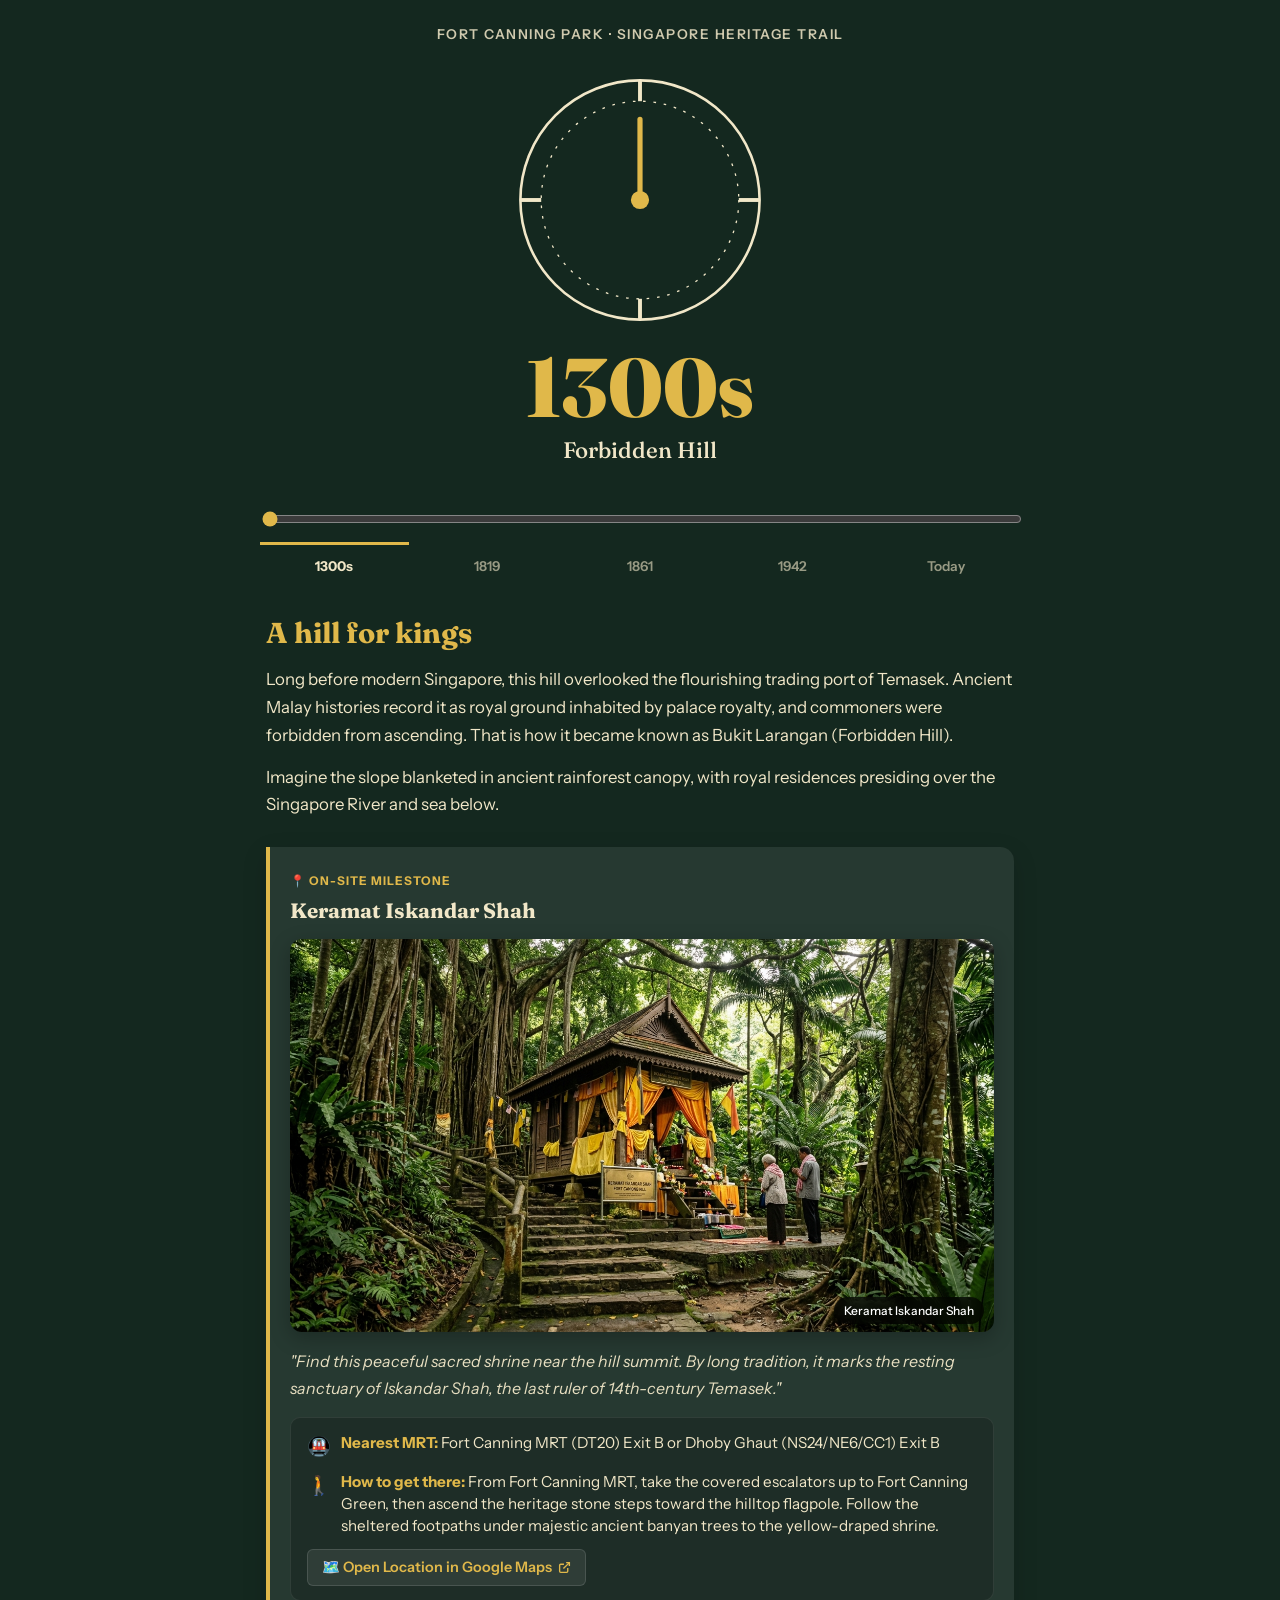
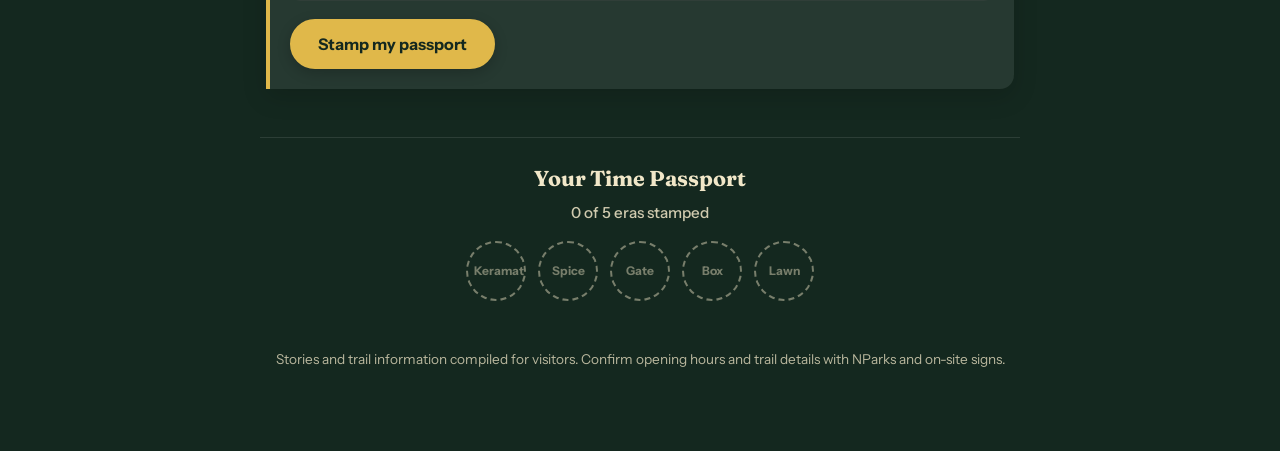
<file: fortcanning.html>
<!DOCTYPE html>
<html lang="en">
<head>
<meta charset="utf-8">
<meta name="viewport" content="width=device-width, initial-scale=1">
<title>Fort Canning Time Portal · 700 Years of Singapore History</title>
<link rel="preconnect" href="https://fonts.googleapis.com">
<link rel="preconnect" href="https://fonts.gstatic.com" crossorigin>
<link href="https://fonts.googleapis.com/css2?family=Fraunces:opsz,wght@9..144,500;9..144,700;9..144,800&family=Instrument+Sans:wght@400;500;600;700&display=swap" rel="stylesheet">
<style>
  :root {
    --bg: #14281f; --ink: #f1e7c8; --accent: #e0b84a; --panel: rgba(255,255,255,.08);
    --display: "Fraunces", Georgia, serif;
    --body: "Instrument Sans", system-ui, sans-serif;
  }
  * { box-sizing: border-box; }
  html, body { margin: 0; }
  body {
    background: var(--bg); color: var(--ink); font-family: var(--body);
    line-height: 1.6; min-height: 100vh;
    transition: background .8s ease, color .8s ease;
  }
  main { max-width: 800px; margin: 0 auto; padding: 24px 20px 80px; }
  header { text-align: center; }
  header p { margin: 0; font-weight: 600; letter-spacing: 1.5px; text-transform: uppercase; font-size: 0.85rem; opacity: 0.85; }

  /* Hero: the dial and the year */
  .hero { text-align: center; padding: 24px 0 8px; }
  .dial { width: min(70vw, 260px); height: auto; display: block; margin: 0 auto; }
  .dial .ring { transform-origin: 100px 100px; transition: transform 1s cubic-bezier(.3,.8,.2,1); }
  .dial circle, .dial line { stroke: var(--ink); fill: none; transition: stroke .8s; }
  .dial .hand { stroke: var(--accent); stroke-width: 4; stroke-linecap: round; }
  .dial .dot { fill: var(--accent); stroke: none; }
  .year {
    font-family: var(--display); font-weight: 800; font-size: clamp(3rem, 13vw, 5.2rem);
    line-height: 1; margin: 16px 0 4px; color: var(--accent); transition: color .8s;
  }
  .era-name { font-family: var(--display); font-weight: 500; font-size: 1.4rem; margin: 0; }

  /* Slider */
  .slider-wrap { margin: 24px 0 8px; }
  input[type=range] { width: 100%; accent-color: var(--accent); height: 32px; cursor: pointer; }
  .stops { display: flex; justify-content: space-between; gap: 4px; }
  .stops button {
    flex: 1; background: none; border: 0; color: var(--ink); opacity: .6;
    font: 600 .85rem var(--body); padding: 10px 2px; cursor: pointer; min-height: 44px;
    border-top: 3px solid transparent; transition: all .2s;
  }
  .stops button:hover { opacity: .9; }
  .stops button[aria-current="true"] { opacity: 1; border-top-color: var(--accent); font-weight: 700; }

  /* Story */
  article { margin-top: 24px; max-width: 68ch; margin-inline: auto; }
  article h2 { font-family: var(--display); font-size: 1.8rem; margin: 0 0 10px; color: var(--accent); }
  article p { margin: 0 0 14px; font-size: 1.05rem; line-height: 1.65; }

  /* Spot card */
  .spot {
    background: var(--panel); border-left: 4px solid var(--accent);
    padding: 20px; border-radius: 0 14px 14px 0; margin-top: 28px;
    box-shadow: 0 8px 24px rgba(0,0,0,.15);
  }
  .spot-tag {
    display: inline-block; font-size: 0.75rem; font-weight: 700;
    text-transform: uppercase; letter-spacing: 1px; color: var(--accent);
    margin-bottom: 4px;
  }
  .spot h3 { margin: 0 0 12px; font-size: 1.3rem; font-family: var(--display); }

  /* Spot Image */
  .spot-media {
    width: 100%; border-radius: 12px; overflow: hidden;
    margin: 12px 0 16px; position: relative;
    box-shadow: 0 6px 20px rgba(0,0,0,.25);
    background: rgba(0,0,0,.2);
  }
  .spot-media img {
    width: 100%; height: auto; max-height: 400px;
    object-fit: cover; display: block;
    transition: transform .5s cubic-bezier(.2,.8,.2,1);
  }
  .spot-media:hover img { transform: scale(1.03); }
  .media-caption {
    position: absolute; bottom: 8px; right: 10px;
    background: rgba(0,0,0,.7); backdrop-filter: blur(6px);
    color: #fff; font-size: 0.75rem; font-weight: 500;
    padding: 4px 10px; border-radius: 20px; pointer-events: none;
  }

  .spot-tip { font-size: 1rem; margin: 0 0 16px; opacity: .95; font-style: italic; }

  /* Transit / How to go there */
  .spot-directions {
    background: rgba(0,0,0,.2); border-radius: 10px;
    padding: 14px 16px; margin: 16px 0; font-size: .95rem;
    border: 1px solid rgba(255,255,255,.08);
  }
  .dir-item {
    display: flex; gap: 10px; align-items: flex-start;
    margin-bottom: 10px; line-height: 1.45;
  }
  .dir-item:last-of-type { margin-bottom: 12px; }
  .dir-icon { font-size: 1.2rem; flex-shrink: 0; margin-top: 1px; }
  .dir-content strong { color: var(--accent); }
  .map-link {
    display: inline-flex; align-items: center; gap: 6px;
    color: var(--accent); font-weight: 600; text-decoration: none;
    font-size: .9rem; padding: 6px 14px; background: var(--panel);
    border-radius: 6px; border: 1px solid rgba(255,255,255,.12);
    transition: all .2s ease;
  }
  .map-link:hover {
    background: var(--accent); color: var(--bg);
  }

  /* Stamp button */
  .spot-action { margin-top: 18px; }
  .stamp {
    background: var(--accent); color: var(--bg); border: 2px solid var(--accent);
    border-radius: 999px; font: 700 1rem var(--body); padding: 13px 26px;
    min-height: 48px; cursor: pointer; display: inline-flex; align-items: center; gap: 8px;
    transition: all .2s ease; box-shadow: 0 4px 14px rgba(0,0,0,.2);
  }
  .stamp:hover { transform: translateY(-2px); filter: brightness(1.08); box-shadow: 0 6px 18px rgba(0,0,0,.3); }
  .stamp.stamped {
    background: transparent; color: var(--ink); border-color: var(--accent);
  }
  .stamp.stamped:hover {
    background: var(--panel); color: var(--accent);
  }

  /* Passport */
  .passport {
    margin-top: 48px; text-align: center; padding-top: 24px;
    border-top: 1px solid rgba(255,255,255,.1);
  }
  .passport h2 { font-family: var(--display); font-size: 1.35rem; margin: 0 0 4px; }
  .passport-status { font-size: .95rem; opacity: .85; margin: 0 0 16px; font-weight: 500; }
  .badges { display: flex; justify-content: center; gap: 12px; flex-wrap: wrap; margin-bottom: 20px; }
  .badge {
    width: 60px; height: 60px; border-radius: 50%; display: grid; place-items: center;
    border: 2px dashed var(--ink); opacity: .45; font-size: .75rem; font-weight: 700;
    transition: all .3s cubic-bezier(.2,.8,.2,1); background: none; color: var(--ink);
    cursor: pointer; font-family: var(--body);
  }
  .badge:hover { opacity: .85; transform: scale(1.08); }
  .badge.got {
    opacity: 1; border-style: solid; background: var(--accent);
    color: var(--bg); border-color: var(--accent); box-shadow: 0 4px 12px rgba(0,0,0,.25);
  }

  /* Completion Section */
  .completion-section {
    margin-top: 40px; padding: 32px 24px; background: var(--panel);
    border-radius: 18px; border: 2px solid var(--accent);
    box-shadow: 0 16px 40px rgba(0,0,0,.3); text-align: center;
    animation: fadeIn .6s ease;
  }
  @keyframes fadeIn { from { opacity: 0; transform: translateY(16px); } to { opacity: 1; transform: translateY(0); } }
  .completion-banner { margin-bottom: 20px; }
  .trophy-badge { font-size: 3.2rem; margin-bottom: 8px; animation: bounce 2s infinite ease; }
  @keyframes bounce {
    0%, 100% { transform: translateY(0); }
    50% { transform: translateY(-8px); }
  }
  .completion-banner h2 {
    font-family: var(--display); font-size: 2.1rem; color: var(--accent); margin: 0 0 6px;
  }
  .completion-subtitle { font-size: 1.05rem; opacity: .9; margin: 0; }
  .summary-grid {
    display: flex; flex-wrap: wrap; justify-content: center; gap: 8px;
    margin: 20px 0 26px;
  }
  .summary-pill {
    background: rgba(0,0,0,.25); border: 1px solid var(--accent);
    padding: 7px 14px; border-radius: 999px; font-size: .85rem; font-weight: 600;
    display: inline-flex; align-items: center; gap: 6px;
  }
  .summary-pill span { color: var(--accent); }

  /* Certificate form */
  .cert-form {
    max-width: 480px; margin: 0 auto 24px; text-align: left;
    background: rgba(0,0,0,.15); padding: 18px 20px; border-radius: 12px;
  }
  .cert-form label { display: block; font-size: .95rem; margin-bottom: 8px; font-weight: 600; }
  .name-input-row { display: flex; gap: 10px; }
  .name-input-row input {
    flex: 1; padding: 12px 14px; border-radius: 8px;
    border: 1px solid var(--accent); background: var(--bg);
    color: var(--ink); font-family: var(--body); font-size: 1rem;
    outline: none; transition: box-shadow .2s;
  }
  .name-input-row input:focus { box-shadow: 0 0 0 3px rgba(224,184,74,.4); }

  /* Certificate Canvas Preview */
  .cert-preview-wrap {
    margin: 20px auto; max-width: 100%; border-radius: 12px;
    overflow: hidden; box-shadow: 0 12px 36px rgba(0,0,0,.45);
    border: 1px solid rgba(255,255,255,.15); background: #faf7ee;
  }
  #certCanvas { width: 100%; height: auto; display: block; }

  /* Certificate action buttons */
  .cert-actions {
    display: flex; flex-wrap: wrap; justify-content: center; gap: 12px; margin-top: 24px;
  }
  .btn-primary {
    background: var(--accent); color: var(--bg); font: 700 1rem var(--body);
    padding: 14px 26px; border: 0; border-radius: 999px; cursor: pointer;
    transition: all .2s ease; display: inline-flex; align-items: center; gap: 8px;
    box-shadow: 0 4px 14px rgba(0,0,0,.25);
  }
  .btn-primary:hover { filter: brightness(1.1); transform: translateY(-2px); box-shadow: 0 8px 20px rgba(0,0,0,.35); }
  .btn-secondary {
    background: transparent; color: var(--ink); border: 2px solid var(--accent);
    font: 600 .95rem var(--body); padding: 12px 22px; border-radius: 999px; cursor: pointer;
    transition: all .2s ease; display: inline-flex; align-items: center; gap: 8px;
  }
  .btn-secondary:hover { background: var(--panel); transform: translateY(-1px); }
  .btn-text {
    background: none; border: none; color: var(--ink); opacity: .7;
    font: 500 .85rem var(--body); padding: 10px 14px; cursor: pointer;
    text-decoration: underline; margin-top: 6px;
  }
  .btn-text:hover { opacity: 1; color: var(--accent); }

  footer { margin-top: 48px; font-size: .85rem; opacity: .75; text-align: center; }

  #confettiCanvas {
    position: fixed; top: 0; left: 0; width: 100vw; height: 100vh;
    pointer-events: none; z-index: 9999;
  }

  :focus-visible { outline: 3px solid var(--accent); outline-offset: 3px; }
  @media (prefers-reduced-motion: reduce) { * { transition: none !important; animation: none !important; } }

  /* Print Stylesheet for Certificate */
  @media print {
    body { background: #fff !important; color: #000 !important; }
    header, .hero, .slider-wrap, article, .passport, footer, .cert-form, .cert-actions, #confettiCanvas {
      display: none !important;
    }
    .completion-section {
      background: none !important; border: none !important; box-shadow: none !important;
      padding: 0 !important; margin: 0 !important;
    }
    .completion-banner, .summary-grid { display: none !important; }
    .cert-preview-wrap {
      box-shadow: none !important; border: none !important; margin: 0 !important;
      width: 100% !important; max-width: 100% !important;
    }
    #certCanvas { width: 100% !important; height: auto !important; }
  }
</style>
</head>
<body>
<canvas id="confettiCanvas"></canvas>

<main>
  <header><p>Fort Canning Park · Singapore Heritage Trail</p></header>

  <section class="hero" aria-label="Time dial">
    <svg class="dial" viewBox="0 0 200 200" aria-hidden="true">
      <g class="ring" id="ring">
        <circle cx="100" cy="100" r="92" stroke-width="2"/>
        <circle cx="100" cy="100" r="76" stroke-width="1" stroke-dasharray="2 6"/>
        <line x1="100" y1="8" x2="100" y2="24" stroke-width="3"/>
        <line x1="192" y1="100" x2="176" y2="100" stroke-width="3"/>
        <line x1="100" y1="192" x2="100" y2="176" stroke-width="3"/>
        <line x1="8" y1="100" x2="24" y2="100" stroke-width="3"/>
      </g>
      <line class="hand" x1="100" y1="100" x2="100" y2="38"/>
      <circle class="dot" cx="100" cy="100" r="7"/>
    </svg>
    <div class="year" id="year">1300s</div>
    <p class="era-name" id="eraName">Forbidden Hill</p>
  </section>

  <section class="slider-wrap" aria-label="Choose an era">
    <label for="slider" class="visually-hidden" style="position:absolute;left:-9999px">Era</label>
    <input type="range" id="slider" min="0" max="4" step="1" value="0">
    <div class="stops" id="stops"></div>
  </section>

  <article id="story" aria-live="polite"></article>

  <section class="passport" aria-label="Time passport">
    <h2>Your Time Passport</h2>
    <p class="passport-status" id="passportStatus">0 of 5 eras stamped</p>
    <div class="badges" id="badges"></div>
  </section>

  <!-- Completion Section (Unlocked when all 5 eras are stamped) -->
  <section id="completionSection" class="completion-section" style="display:none;" aria-label="Completion and Certificate">
    <div class="completion-banner">
      <div class="trophy-badge">🏆</div>
      <h2>Passport Completed!</h2>
      <p class="completion-subtitle">You have successfully journeyed across 700 years of Fort Canning history!</p>
    </div>

    <div class="summary-grid">
      <div class="summary-pill"><span>1300s</span> Keramat Iskandar Shah ✓</div>
      <div class="summary-pill"><span>1819</span> Raffles & Spice Garden ✓</div>
      <div class="summary-pill"><span>1861</span> Fort Gate & Fortress Walls ✓</div>
      <div class="summary-pill"><span>1942</span> The Battlebox Bunker ✓</div>
      <div class="summary-pill"><span>Today</span> Fort Canning Green ✓</div>
    </div>

    <!-- Personalized Name Form -->
    <div class="cert-form">
      <label for="certNameInput">Explorer Name on Certificate:</label>
      <div class="name-input-row">
        <input type="text" id="certNameInput" maxlength="40" placeholder="Enter your full name" value="Edrey Jeffrey">
      </div>
    </div>

    <!-- Live Canvas Certificate Preview -->
    <div class="cert-preview-wrap">
      <canvas id="certCanvas" width="1600" height="1130"></canvas>
    </div>

    <!-- Action Buttons -->
    <div class="cert-actions">
      <button id="downloadCertBtn" class="btn-primary">
        <span>📥 Download Certificate (.PNG)</span>
      </button>
      <button id="printCertBtn" class="btn-secondary">
        <span>🖨️ Print / Save as PDF</span>
      </button>
      <button id="resetPassportBtn" class="btn-text">
        <span>🔄 Reset Passport Stamps</span>
      </button>
    </div>
  </section>

  <footer>
    Stories and trail information compiled for visitors. Confirm opening hours and trail details with NParks and on-site signs.
  </footer>
</main>

<script>
  // ---- 1. Content: 5 Historic Eras with On-site Spots, Photos & Directions ----
  const ERAS = [
    {
      short: "1300s", year: "1300s", name: "Forbidden Hill",
      title: "A hill for kings",
      story: [
        "Long before modern Singapore, this hill overlooked the flourishing trading port of Temasek. Ancient Malay histories record it as royal ground inhabited by palace royalty, and commoners were forbidden from ascending. That is how it became known as Bukit Larangan (Forbidden Hill).",
        "Imagine the slope blanketed in ancient rainforest canopy, with royal residences presiding over the Singapore River and sea below."
      ],
      spot: {
        id: "keramat",
        label: "Keramat",
        place: "Keramat Iskandar Shah",
        image: "static/images/keramat.jpg",
        imageAlt: "Keramat Iskandar Shah shrine under lush ancient rainforest trees on Fort Canning Hill",
        tip: "Find this peaceful sacred shrine near the hill summit. By long tradition, it marks the resting sanctuary of Iskandar Shah, the last ruler of 14th-century Temasek.",
        mrt: "Fort Canning MRT (DT20) Exit B or Dhoby Ghaut (NS24/NE6/CC1) Exit B",
        directions: "From Fort Canning MRT, take the covered escalators up to Fort Canning Green, then ascend the heritage stone steps toward the hilltop flagpole. Follow the sheltered footpaths under majestic ancient banyan trees to the yellow-draped shrine.",
        mapUrl: "https://www.google.com/maps/search/?api=1&query=Keramat+Iskandar+Shah+Singapore"
      },
      colors: { bg: "#14281f", ink: "#f1e7c8", accent: "#e0b84a" }
    },
    {
      short: "1819", year: "1819", name: "Government Hill",
      title: "A new British settlement",
      story: [
        "In 1819, Sir Stamford Raffles established Singapore as a trading port. The hill was chosen for the first British Government House and Raffles' personal hilltop residence, earning it the title Government Hill.",
        "Raffles also founded Singapore's very first experimental botanical and spice garden along the eastern slope to cultivate valuable cash crops like nutmeg, clove, and cocoa."
      ],
      spot: {
        id: "spice",
        label: "Spice",
        place: "Raffles Garden and Spice Garden",
        image: "static/images/spice.jpg",
        imageAlt: "Raffles Garden and terraced Spice Garden at Fort Canning Hill",
        tip: "Stroll along the fragrant terraced gardens and look for living nutmeg, clove, and cinnamon trees descendants of the 1820s plantation experiments.",
        mrt: "Fort Canning MRT (DT20) Exit B or Clarke Quay (NE5) Exit E",
        directions: "Perched along the hill terrace just above River Valley Road. From Fort Canning MRT, walk past the foothills gallery and ascend the stone-lined winding garden paths into the Spice Garden terrace.",
        mapUrl: "https://www.google.com/maps/search/?api=1&query=Fort+Canning+Spice+Garden+Singapore"
      },
      colors: { bg: "#123247", ink: "#eaf3f2", accent: "#8fd3c7" }
    },
    {
      short: "1861", year: "1861", name: "Fort Canning",
      title: "A fort above the harbour",
      story: [
        "By 1859-1861, security concerns prompted the British administration to demolish Government House and construct a formidable hilltop artillery fort named after Viscount Charles Canning, Governor-General of India.",
        "European soldiers were stationed in barracks on the plateau, protected by massive brick walls, moats, and heavy artillery overlooking Keppel Harbour and Singapore town."
      ],
      spot: {
        id: "gate",
        label: "Gate",
        place: "Fort Gate and Old Fortress Walls",
        image: "static/images/gate.jpg",
        imageAlt: "Historic 1860 Fort Gate and brick fortress walls on Fort Canning Hill",
        tip: "Examine the Gothic-revival brick gateway and the surviving sections of the 1860 fortress wall. Notice the heavy iron-studded wooden doors and rifle embrasures.",
        mrt: "Bras Basah (CC2) Exit B, Bencoolen (DT21), or Dhoby Ghaut",
        directions: "Walk up Canning Rise past the National Archives of Singapore. Turn onto the upper hill plateau path behind the Old Married Soldiers' Quarters until you arrive at the imposing Gothic brick archway.",
        mapUrl: "https://www.google.com/maps/search/?api=1&query=Fort+Gate+Fort+Canning+Singapore"
      },
      colors: { bg: "#3f2420", ink: "#f6eadf", accent: "#f0c987" }
    },
    {
      short: "1942", year: "1942", name: "The Battle Box",
      title: "Command centre underground",
      story: [
        "Nine metres beneath the hill, a bomb-proof labyrinth of 26 rooms served as the British Far East Command Bunker headquarters during the Battle of Singapore in World War II.",
        "It was in this subterranean bunker on 15 February 1942 that Lieutenant-General Arthur Percival made the momentous decision to surrender Singapore to Japanese forces. Today, it is an authentic underground museum."
      ],
      spot: {
        id: "battlebox",
        label: "Box",
        place: "The Battlebox Bunker Museum",
        image: "static/images/battlebox.jpg",
        imageAlt: "Entrance to The Battlebox underground bunker museum at Fort Canning",
        tip: "Visit the bunker entrance tucked into the hill slope. Guided tours take visitors through authentic operations rooms, cipher stations, and command suites.",
        mrt: "Dhoby Ghaut MRT (NS24/NE6/CC1) Exit B",
        directions: "Follow the pedestrian hill path from Dhoby Ghaut up to Cox Terrace, behind the main Fort Canning Centre. The bunker entrance is built into the earthen slope on the south-west side.",
        mapUrl: "https://www.google.com/maps/search/?api=1&query=The+Battlebox+Fort+Canning+Singapore"
      },
      colors: { bg: "#232427", ink: "#e8e8e2", accent: "#ffb000" }
    },
    {
      short: "Today", year: "Today", name: "Park of many layers",
      title: "Seven centuries under your feet",
      story: [
        "Today, Fort Canning Hill is a vibrant 18-hectare civic green haven. Open-air concerts, Shakespeare in the Park, weddings, and quiet walks take place across ground steeped in over seven centuries of history.",
        "Take a moment on the great lawn. You stand where ancient Malay kings ruled, colonial governors governed, soldiers defended, and a modern city blossomed."
      ],
      spot: {
        id: "green",
        label: "Lawn",
        place: "Fort Canning Green",
        image: "static/images/green.jpg",
        imageAlt: "Fort Canning Green manicured lawn with heritage trees and modern Singapore skyline",
        tip: "Relax on the expansive lawn framed by Gothic gate monuments. Look south towards the modern Singapore skyline, visualizing the layers of time beneath you.",
        mrt: "Fort Canning MRT (DT20) Exit B",
        directions: "Exit Fort Canning MRT at Exit B and ride the covered outdoor escalators straight up into Fort Canning Park. You will emerge directly onto the sweeping lawn of Fort Canning Green.",
        mapUrl: "https://www.google.com/maps/search/?api=1&query=Fort+Canning+Green+Singapore"
      },
      colors: { bg: "#e6eede", ink: "#1b2b1e", accent: "#2d7a4d" }
    }
  ];

  // ---- 2. State & Storage ----
  const KEY = "fcTimePassport";
  const NAME_KEY = "fcExplorerName";
  let visited = [];
  try { visited = JSON.parse(localStorage.getItem(KEY)) || []; } catch (e) {}
  function save() { try { localStorage.setItem(KEY, JSON.stringify(visited)); } catch (e) {} }

  // Explorer Name state
  let currentName = localStorage.getItem(NAME_KEY) || "Edrey Jeffrey";

  // ---- 3. Elements ----
  const $ = id => document.getElementById(id);
  const slider = $("slider"), stops = $("stops"), story = $("story");
  const root = document.documentElement.style;
  const completionSection = $("completionSection");
  const certNameInput = $("certNameInput");

  if (certNameInput) {
    certNameInput.value = currentName;
    certNameInput.addEventListener("input", (e) => {
      currentName = e.target.value;
      try { localStorage.setItem(NAME_KEY, currentName); } catch (err) {}
      renderCertificate(currentName);
    });
  }

  // Era buttons under slider
  ERAS.forEach((era, i) => {
    const b = document.createElement("button");
    b.textContent = era.short;
    b.addEventListener("click", () => { slider.value = i; render(i); });
    stops.appendChild(b);
  });

  // ---- 4. Render Main Era View ----
  function render(i) {
    const era = ERAS[i];
    root.setProperty("--bg", era.colors.bg);
    root.setProperty("--ink", era.colors.ink);
    root.setProperty("--accent", era.colors.accent);
    $("year").textContent = era.year;
    $("eraName").textContent = era.name;
    $("ring").style.transform = "rotate(" + (i * 72) + "deg)";
    [...stops.children].forEach((b, n) => b.setAttribute("aria-current", n === i));

    const done = visited.includes(era.spot.id);

    story.innerHTML =
      "<h2>" + era.title + "</h2>" +
      era.story.map(p => "<p>" + p + "</p>").join("") +
      '<div class="spot">' +
        '<span class="spot-tag">📍 On-Site Milestone</span>' +
        '<h3>' + era.spot.place + '</h3>' +
        '<div class="spot-media">' +
          '<img src="' + era.spot.image + '" alt="' + era.spot.imageAlt + '" loading="lazy">' +
          '<span class="media-caption">' + era.spot.place + '</span>' +
        '</div>' +
        '<p class="spot-tip">"' + era.spot.tip + '"</p>' +
        '<div class="spot-directions">' +
          '<div class="dir-item">' +
            '<span class="dir-icon">🚇</span>' +
            '<div class="dir-content"><strong>Nearest MRT:</strong> ' + era.spot.mrt + '</div>' +
          '</div>' +
          '<div class="dir-item">' +
            '<span class="dir-icon">🚶</span>' +
            '<div class="dir-content"><strong>How to get there:</strong> ' + era.spot.directions + '</div>' +
          '</div>' +
          '<a href="' + era.spot.mapUrl + '" target="_blank" rel="noopener noreferrer" class="map-link">' +
            '<span>🗺️ Open Location in Google Maps</span>' +
            '<svg width="13" height="13" viewBox="0 0 24 24" fill="none" stroke="currentColor" stroke-width="2.5"><path d="M18 13v6a2 2 0 0 1-2 2H5a2 2 0 0 1-2-2V8a2 2 0 0 1 2-2h6"></path><polyline points="15 3 21 3 21 9"></polyline><line x1="10" y1="14" x2="21" y2="3"></line></svg>' +
          '</a>' +
        '</div>' +
        '<div class="spot-action">' +
          '<button class="stamp' + (done ? " stamped" : "") + '" id="stampBtn" title="' + (done ? "Click to unstamp" : "Click to stamp") + '">' +
            (done ? "✓ Stamped · Click to unstamp" : "Stamp my passport") +
          '</button>' +
        '</div>' +
      '</div>';

    const btn = $("stampBtn");
    btn.addEventListener("click", () => {
      const isCompletingAll = !done && (visited.length === ERAS.length - 1);
      if (done) {
        visited = visited.filter(id => id !== era.spot.id);
      } else {
        visited.push(era.spot.id);
      }
      save();
      render(i);
      renderBadges();
      checkCompletion(isCompletingAll);
    });
  }

  // ---- 5. Passport Badges & Completion Check ----
  function renderBadges() {
    $("badges").innerHTML = ERAS.map((e, idx) =>
      '<button type="button" class="badge' + (visited.includes(e.spot.id) ? " got" : "") +
      '" title="' + e.spot.place + (visited.includes(e.spot.id) ? " (Stamped - click to view)" : " (Click to view)") +
      '" data-idx="' + idx + '">' + e.spot.label + "</button>").join("");

    $("badges").querySelectorAll(".badge").forEach(b => {
      b.addEventListener("click", () => {
        const idx = +b.getAttribute("data-idx");
        slider.value = idx;
        render(idx);
      });
    });

    const statusEl = $("passportStatus");
    if (visited.length === ERAS.length) {
      statusEl.innerHTML = "🎉 <strong>All 5 Eras Visited!</strong> Your Certificate of Accomplishment is unlocked below.";
      statusEl.style.color = "var(--accent)";
    } else {
      statusEl.textContent = visited.length + " of " + ERAS.length + " eras stamped";
      statusEl.style.color = "inherit";
    }
  }

  function checkCompletion(justCompletedAll) {
    if (visited.length === ERAS.length) {
      completionSection.style.display = "block";
      renderCertificate(currentName);
      if (justCompletedAll) {
        launchConfetti();
        setTimeout(() => {
          completionSection.scrollIntoView({ behavior: "smooth" });
        }, 300);
      }
    } else {
      completionSection.style.display = "none";
    }
  }

  // ---- 6. Draw Certificate of Accomplishment on Canvas ----
  function renderCertificate(name) {
    const canvas = $("certCanvas");
    if (!canvas) return;
    const ctx = canvas.getContext("2d");
    const W = 1600, H = 1130;
    canvas.width = W;
    canvas.height = H;

    // Background Vintage Parchment
    const bgGrad = ctx.createRadialGradient(W / 2, H / 2, 80, W / 2, H / 2, W / 1.15);
    bgGrad.addColorStop(0, "#fefcf6");
    bgGrad.addColorStop(1, "#f2ebd7");
    ctx.fillStyle = bgGrad;
    ctx.fillRect(0, 0, W, H);

    // Outer Heavy Gold Border
    ctx.strokeStyle = "#c59b27";
    ctx.lineWidth = 6;
    ctx.strokeRect(36, 36, W - 72, H - 72);

    // Inner Deep Forest Green Border
    ctx.strokeStyle = "#14281f";
    ctx.lineWidth = 2.5;
    ctx.strokeRect(48, 48, W - 96, H - 96);

    // Thin Gold Inset Line
    ctx.strokeStyle = "#e0b84a";
    ctx.lineWidth = 1;
    ctx.strokeRect(55, 55, W - 110, H - 110);

    // Corner Ornaments
    const corners = [
      [55, 55], [W - 55, 55],
      [55, H - 55], [W - 55, H - 55]
    ];
    corners.forEach(([cx, cy]) => {
      ctx.fillStyle = "#c59b27";
      ctx.beginPath();
      ctx.arc(cx, cy, 9, 0, Math.PI * 2);
      ctx.fill();
      ctx.strokeStyle = "#14281f";
      ctx.lineWidth = 1.5;
      ctx.beginPath();
      ctx.arc(cx, cy, 16, 0, Math.PI * 2);
      ctx.stroke();
    });

    // Subtitle Tag
    ctx.fillStyle = "#8a6d1c";
    ctx.font = "700 17px 'Instrument Sans', system-ui, sans-serif";
    ctx.textAlign = "center";
    ctx.fillText("REPUBLIC OF SINGAPORE · NATIONAL HERITAGE EXPEDITION", W / 2, 122);

    // Main Title
    ctx.fillStyle = "#14281f";
    ctx.font = "800 54px 'Fraunces', Georgia, serif";
    ctx.fillText("CERTIFICATE OF ACCOMPLISHMENT", W / 2, 185);

    // Decorative Flourish Bar
    ctx.strokeStyle = "#c59b27";
    ctx.lineWidth = 2;
    ctx.beginPath();
    ctx.moveTo(W / 2 - 250, 215);
    ctx.lineTo(W / 2 - 25, 215);
    ctx.moveTo(W / 2 + 25, 215);
    ctx.lineTo(W / 2 + 250, 215);
    ctx.stroke();

    ctx.fillStyle = "#c59b27";
    ctx.save();
    ctx.translate(W / 2, 215);
    ctx.rotate(Math.PI / 4);
    ctx.fillRect(-7, -7, 14, 14);
    ctx.restore();

    // Presentation text
    ctx.fillStyle = "#5c574b";
    ctx.font = "italic 22px 'Fraunces', Georgia, serif";
    ctx.fillText("This official citation is awarded in recognition of", W / 2, 280);

    // Explorer Name
    const explorerName = (name && name.trim()) ? name.trim() : "Fort Canning Explorer";
    ctx.fillStyle = "#14281f";
    ctx.font = "800 58px 'Fraunces', Georgia, serif";
    ctx.fillText(explorerName, W / 2, 365);

    // Underline
    ctx.strokeStyle = "#d4af37";
    ctx.lineWidth = 2.5;
    ctx.beginPath();
    const nameWidth = ctx.measureText(explorerName).width;
    const halfLine = Math.max(nameWidth / 2 + 45, 220);
    ctx.moveTo(W / 2 - halfLine, 395);
    ctx.lineTo(W / 2 + halfLine, 395);
    ctx.stroke();

    // Citation Body
    ctx.fillStyle = "#33312b";
    ctx.font = "400 23px 'Instrument Sans', system-ui, sans-serif";
    ctx.fillText("for successfully traversing 700 years of living history across Fort Canning Hill,", W / 2, 455);
    ctx.fillText("uncovering all five historical milestones from ancient Malay kingdom to modern heritage park.", W / 2, 492);

    // 5 Era Medallions
    const medalY = 645;
    const gap = 245;
    const startX = W / 2 - 2 * gap;

    ERAS.forEach((e, idx) => {
      const mx = startX + idx * gap;

      // Medallion outer gold ring
      ctx.fillStyle = "#faf3e0";
      ctx.beginPath();
      ctx.arc(mx, medalY, 52, 0, Math.PI * 2);
      ctx.fill();
      ctx.strokeStyle = "#c59b27";
      ctx.lineWidth = 3;
      ctx.stroke();

      // Inner dashed ring
      ctx.save();
      ctx.setLineDash([4, 4]);
      ctx.strokeStyle = "#14281f";
      ctx.lineWidth = 1.5;
      ctx.beginPath();
      ctx.arc(mx, medalY, 44, 0, Math.PI * 2);
      ctx.stroke();
      ctx.restore();

      // Era year & star stamp
      ctx.fillStyle = "#14281f";
      ctx.font = "800 21px 'Fraunces', Georgia, serif";
      ctx.fillText(e.year, mx, medalY - 7);

      ctx.fillStyle = "#c59b27";
      ctx.font = "700 12px 'Instrument Sans', system-ui, sans-serif";
      ctx.fillText("★ STAMPED ★", mx, medalY + 15);

      // Label under medal
      ctx.fillStyle = "#1b2b1e";
      ctx.font = "700 17px 'Instrument Sans', system-ui, sans-serif";
      ctx.fillText(e.spot.label, mx, medalY + 82);
      ctx.fillStyle = "#6e6859";
      ctx.font = "400 14px 'Instrument Sans', system-ui, sans-serif";
      ctx.fillText(e.name, mx, medalY + 104);
    });

    // Bottom Footer Area
    const bottomY = 965;

    // Official Gold Wax-style Seal on Left
    const sealX = 220;
    ctx.fillStyle = "#c59b27";
    ctx.beginPath();
    ctx.arc(sealX, bottomY, 55, 0, Math.PI * 2);
    ctx.fill();
    ctx.strokeStyle = "#ffffff";
    ctx.lineWidth = 3;
    ctx.stroke();

    ctx.fillStyle = "#ffffff";
    ctx.font = "800 13px 'Instrument Sans', system-ui, sans-serif";
    ctx.fillText("OFFICIAL SEAL", sealX, bottomY - 6);
    ctx.font = "700 11px 'Instrument Sans', system-ui, sans-serif";
    ctx.fillText("VERIFIED 2026", sealX, bottomY + 12);

    // Center Registry Serial
    ctx.fillStyle = "#6e6859";
    ctx.font = "500 15px 'Instrument Sans', monospace";
    ctx.fillText("HERITAGE PASSPORT REGISTRY: FC-700YRS-" + Math.abs(explorerName.split("").reduce((a, b) => ((a << 5) - a) + b.charCodeAt(0), 0) % 90000 + 10000), W / 2, bottomY - 12);
    ctx.font = "italic 16px 'Fraunces', Georgia, serif";
    ctx.fillText("Fort Canning Hill Historical Expedition · Singapore", W / 2, bottomY + 14);

    // Right: Date & Signature
    const today = new Date();
    const dateFormatted = today.toLocaleDateString("en-SG", { year: "numeric", month: "long", day: "numeric" });
    const sigX = W - 230;

    ctx.strokeStyle = "#14281f";
    ctx.lineWidth = 1.5;
    ctx.beginPath();
    ctx.moveTo(sigX - 120, bottomY + 8);
    ctx.lineTo(sigX + 120, bottomY + 8);
    ctx.stroke();

    ctx.fillStyle = "#14281f";
    ctx.font = "italic 22px 'Fraunces', Georgia, serif";
    ctx.fillText("Heritage Trail Curator", sigX, bottomY - 6);
    ctx.fillStyle = "#555248";
    ctx.font = "500 14px 'Instrument Sans', system-ui, sans-serif";
    ctx.fillText("Date of Award: " + dateFormatted, sigX, bottomY + 32);
  }

  // ---- 7. Confetti Celebration Effect ----
  function launchConfetti() {
    const c = $("confettiCanvas");
    if (!c) return;
    const ctx = c.getContext("2d");
    c.width = window.innerWidth;
    c.height = window.innerHeight;
    const pieces = [];
    const colors = ["#e0b84a", "#2d7a4d", "#f1e7c8", "#ffb000", "#8fd3c7", "#f0c987", "#ffffff"];
    for (let i = 0; i < 110; i++) {
      pieces.push({
        x: Math.random() * c.width,
        y: Math.random() * c.height - c.height,
        r: Math.random() * 6 + 4,
        d: Math.random() * 50 + 10,
        color: colors[Math.floor(Math.random() * colors.length)],
        tilt: Math.floor(Math.random() * 10) - 10,
        tiltAngleIncremental: (Math.random() * 0.08) + 0.04,
        tiltAngle: 0
      });
    }
    let frame = 0;
    function draw() {
      ctx.clearRect(0, 0, c.width, c.height);
      pieces.forEach(p => {
        p.tiltAngle += p.tiltAngleIncremental;
        p.y += (Math.cos(p.d) + 3 + p.r / 2) / 2;
        p.tilt = Math.sin(p.tiltAngle - (p.r / 3)) * 14;
        ctx.beginPath();
        ctx.lineWidth = p.r / 2;
        ctx.strokeStyle = p.color;
        ctx.moveTo(p.x + p.tilt + p.r / 4, p.y);
        ctx.lineTo(p.x + p.tilt, p.y + p.tilt + p.r / 4);
        ctx.stroke();
      });
      frame++;
      if (frame < 220) {
        requestAnimationFrame(draw);
      } else {
        ctx.clearRect(0, 0, c.width, c.height);
      }
    }
    draw();
  }

  // ---- 8. Action Listeners (Download PNG, Print PDF, Reset) ----
  $("downloadCertBtn").addEventListener("click", () => {
    const canvas = $("certCanvas");
    if (!canvas) return;
    const link = document.createElement("a");
    const safeName = (currentName || "Explorer").trim().replace(/[^a-zA-Z0-9_-]/g, "_");
    link.download = "Fort_Canning_Certificate_" + safeName + ".png";
    link.href = canvas.toDataURL("image/png");
    link.click();
  });

  $("printCertBtn").addEventListener("click", () => {
    window.print();
  });

  $("resetPassportBtn").addEventListener("click", () => {
    if (confirm("Reset all stamps on your passport? You can stamp them again anytime.")) {
      visited = [];
      save();
      render(+slider.value);
      renderBadges();
      checkCompletion(false);
      window.scrollTo({ top: 0, behavior: "smooth" });
    }
  });

  // ---- 9. Startup Initialization ----
  slider.addEventListener("input", () => render(+slider.value));
  render(0);
  renderBadges();
  checkCompletion(false);
</script>
</body>
</html>
</file>
<file: static/styles.css>
/* ==========================================================================
   CIVIL & STRUCTURAL ENGINEERING RESUME - PROFESSIONAL MINIMALIST THEME
   Palette: Monochrome High-Contrast (Crisp White, Deep Ink Black, Slate Gray)
   ========================================================================== */

:root {
  /* Default: Clean White & Black Light Theme */
  --bg-primary: #ffffff;
  --bg-secondary: #fafafa;
  --bg-tertiary: #f4f4f5;
  --bg-card: #ffffff;
  --bg-card-hover: #fafafa;
  --bg-glass: rgba(255, 255, 255, 0.92);
  
  --border-color: #e4e4e7;
  --border-color-hover: #09090b;
  --border-light: #f4f4f5;
  --border-hairline: #e4e4e7;

  --text-primary: #09090b;
  --text-secondary: #52525b;
  --text-muted: #71717a;
  --text-inverse: #ffffff;

  /* Refined Monochrome Accents */
  --accent-black: #09090b;
  --accent-charcoal: #27272a;
  --accent-gray: #71717a;
  --accent-light-gray: #f4f4f5;
  --accent-badge-bg: #f4f4f5;
  --accent-badge-border: #e4e4e7;
  --accent-badge-text: #18181b;

  --radius-sm: 4px;
  --radius-md: 8px;
  --radius-lg: 12px;
  --radius-full: 9999px;

  --shadow-sm: 0 1px 2px rgba(0, 0, 0, 0.04);
  --shadow-md: 0 4px 16px rgba(0, 0, 0, 0.06);
  --shadow-hover: 0 10px 30px rgba(0, 0, 0, 0.08);

  --font-sans: 'Inter', -apple-system, BlinkMacSystemFont, 'Segoe UI', Roboto, Helvetica, Arial, sans-serif;
  --font-mono: 'JetBrains Mono', 'Fira Code', 'Courier New', monospace;

  --transition-fast: 0.15s ease;
  --transition-normal: 0.25s cubic-bezier(0.16, 1, 0.3, 1);
}

/* Inverted Dark Theme (Pure Obsidian Black & Crisp White) */
[data-theme="dark"] {
  --bg-primary: #09090b;
  --bg-secondary: #121215;
  --bg-tertiary: #18181b;
  --bg-card: #121215;
  --bg-card-hover: #18181b;
  --bg-glass: rgba(9, 9, 11, 0.92);

  --border-color: #27272a;
  --border-color-hover: #ffffff;
  --border-light: #1f1f23;
  --border-hairline: #27272a;

  --text-primary: #fafafa;
  --text-secondary: #a1a1aa;
  --text-muted: #71717a;
  --text-inverse: #09090b;

  --accent-black: #ffffff;
  --accent-charcoal: #e4e4e7;
  --accent-gray: #a1a1aa;
  --accent-light-gray: #18181b;
  --accent-badge-bg: #18181b;
  --accent-badge-border: #27272a;
  --accent-badge-text: #fafafa;

  --shadow-sm: 0 1px 3px rgba(0, 0, 0, 0.5);
  --shadow-md: 0 4px 20px rgba(0, 0, 0, 0.6);
  --shadow-hover: 0 10px 30px rgba(0, 0, 0, 0.8);
}

/* Base Reset & Typography */
* {
  margin: 0;
  padding: 0;
  box-sizing: border-box;
}

html {
  scroll-behavior: smooth;
  font-size: 16px;
}

body {
  font-family: var(--font-sans);
  background-color: var(--bg-primary);
  color: var(--text-primary);
  line-height: 1.6;
  overflow-x: hidden;
  letter-spacing: -0.01em;
  transition: background-color var(--transition-normal), color var(--transition-normal);
}

/* Subtle Minimalist Dot Matrix / Grid (Architectural & Faint) */
.blueprint-grid-overlay {
  position: fixed;
  top: 0;
  left: 0;
  right: 0;
  bottom: 0;
  background-image: radial-gradient(rgba(0, 0, 0, 0.06) 1px, transparent 1px);
  background-size: 32px 32px;
  pointer-events: none;
  z-index: 0;
}

[data-theme="dark"] .blueprint-grid-overlay {
  background-image: radial-gradient(rgba(255, 255, 255, 0.08) 1px, transparent 1px);
}

/* Container */
.container {
  max-width: 1140px;
  margin: 0 auto;
  padding: 0 28px;
  position: relative;
  z-index: 1;
}

/* ==========================================================================
   Header & Navigation
   ========================================================================== */
.site-header {
  position: sticky;
  top: 0;
  z-index: 100;
  background: var(--bg-glass);
  backdrop-filter: blur(16px);
  -webkit-backdrop-filter: blur(16px);
  border-bottom: 1px solid var(--border-hairline);
  transition: all var(--transition-normal);
}

.nav-container {
  display: flex;
  align-items: center;
  justify-content: space-between;
  height: 68px;
}

.brand-badge {
  display: flex;
  align-items: center;
  gap: 12px;
  text-decoration: none;
  color: var(--text-primary);
}

.brand-logo-icon {
  width: 36px;
  height: 36px;
  border-radius: var(--radius-sm);
  background: var(--text-primary);
  display: flex;
  align-items: center;
  justify-content: center;
  font-weight: 700;
  color: var(--text-inverse);
  font-family: var(--font-mono);
  font-size: 0.85rem;
  letter-spacing: -0.02em;
}

.brand-info {
  display: flex;
  flex-direction: column;
}

.brand-name {
  font-weight: 700;
  font-size: 1rem;
  letter-spacing: -0.02em;
  color: var(--text-primary);
}

.brand-title {
  font-size: 0.72rem;
  color: var(--text-muted);
  font-family: var(--font-mono);
  text-transform: uppercase;
  letter-spacing: 0.08em;
}

.nav-links {
  display: flex;
  align-items: center;
  list-style: none;
  gap: 28px;
}

.nav-link {
  text-decoration: none;
  color: var(--text-secondary);
  font-size: 0.88rem;
  font-weight: 500;
  transition: color var(--transition-fast);
  position: relative;
}

.nav-link:hover,
.nav-link.active {
  color: var(--text-primary);
}

.nav-link.active::after {
  content: '';
  position: absolute;
  bottom: -6px;
  left: 0;
  right: 0;
  height: 1.5px;
  background: var(--text-primary);
}

.nav-actions {
  display: flex;
  align-items: center;
  gap: 10px;
}

.btn-icon {
  background: var(--bg-primary);
  border: 1px solid var(--border-color);
  color: var(--text-secondary);
  width: 38px;
  height: 38px;
  border-radius: var(--radius-sm);
  display: flex;
  align-items: center;
  justify-content: center;
  cursor: pointer;
  transition: all var(--transition-fast);
}

.btn-icon:hover {
  color: var(--text-primary);
  border-color: var(--text-primary);
}

.btn-primary {
  display: inline-flex;
  align-items: center;
  gap: 8px;
  padding: 9px 18px;
  background: var(--text-primary);
  color: var(--text-inverse);
  font-weight: 600;
  font-size: 0.86rem;
  border-radius: var(--radius-sm);
  text-decoration: none;
  border: 1px solid var(--text-primary);
  cursor: pointer;
  box-shadow: var(--shadow-sm);
  transition: all var(--transition-fast);
}

.btn-primary:hover {
  background: var(--accent-charcoal);
  border-color: var(--accent-charcoal);
  color: var(--text-inverse);
  transform: translateY(-1px);
}

.btn-secondary {
  display: inline-flex;
  align-items: center;
  gap: 8px;
  padding: 9px 18px;
  background: var(--bg-primary);
  color: var(--text-primary);
  border: 1px solid var(--border-color);
  font-weight: 600;
  font-size: 0.86rem;
  border-radius: var(--radius-sm);
  text-decoration: none;
  cursor: pointer;
  transition: all var(--transition-fast);
}

.btn-secondary:hover {
  background: var(--bg-secondary);
  border-color: var(--text-primary);
  transform: translateY(-1px);
}

/* ==========================================================================
   Hero Section
   ========================================================================== */
.hero-section {
  padding: 72px 0 54px;
  border-bottom: 1px solid var(--border-hairline);
}

.hero-content {
  display: grid;
  grid-template-columns: 1.35fr 0.85fr;
  gap: 48px;
  align-items: center;
}

.badge-tag {
  display: inline-flex;
  align-items: center;
  gap: 8px;
  padding: 5px 12px;
  background: var(--accent-badge-bg);
  border: 1px solid var(--accent-badge-border);
  color: var(--accent-badge-text);
  border-radius: var(--radius-full);
  font-size: 0.76rem;
  font-weight: 600;
  font-family: var(--font-mono);
  margin-bottom: 18px;
  letter-spacing: 0.04em;
}

.badge-dot {
  width: 6px;
  height: 6px;
  background: var(--text-primary);
  border-radius: 50%;
}

.hero-title {
  font-size: 3.2rem;
  line-height: 1.1;
  font-weight: 800;
  letter-spacing: -0.04em;
  margin-bottom: 12px;
  color: var(--text-primary);
}

.hero-title .gradient-text {
  color: var(--text-muted);
  font-weight: 400;
}

.hero-subtitle {
  font-size: 1.25rem;
  color: var(--text-primary);
  font-weight: 600;
  letter-spacing: -0.02em;
  margin-bottom: 4px;
}

.hero-tagline {
  font-size: 0.92rem;
  color: var(--text-secondary);
  font-family: var(--font-mono);
  margin-bottom: 18px;
  line-height: 1.5;
}

.hero-description {
  font-size: 1rem;
  color: var(--text-secondary);
  max-width: 580px;
  margin-bottom: 28px;
  line-height: 1.65;
}

.hero-buttons {
  display: flex;
  flex-wrap: wrap;
  gap: 12px;
  margin-bottom: 30px;
}

.contact-quicklinks {
  display: flex;
  flex-wrap: wrap;
  gap: 20px;
  font-size: 0.84rem;
  color: var(--text-muted);
}

.contact-item {
  display: inline-flex;
  align-items: center;
  gap: 6px;
  color: var(--text-secondary);
  text-decoration: none;
  transition: color var(--transition-fast);
}

.contact-item:hover {
  color: var(--text-primary);
}

/* Executive Specs Card */
.blueprint-card {
  background: var(--bg-card);
  border: 1px solid var(--border-color);
  border-radius: var(--radius-md);
  padding: 26px;
  position: relative;
  box-shadow: var(--shadow-sm);
  transition: border-color var(--transition-fast);
}

.blueprint-card:hover {
  border-color: var(--border-color-hover);
}

.blueprint-card::before {
  content: 'SPECS // PE';
  position: absolute;
  top: 14px;
  right: 18px;
  font-family: var(--font-mono);
  font-size: 0.68rem;
  color: var(--text-muted);
  letter-spacing: 0.1em;
}

.blueprint-header {
  border-bottom: 1px solid var(--border-hairline);
  padding-bottom: 14px;
  margin-bottom: 18px;
}

.blueprint-badge {
  font-size: 0.72rem;
  font-family: var(--font-mono);
  color: var(--text-muted);
  text-transform: uppercase;
  letter-spacing: 0.06em;
}

.blueprint-title {
  font-size: 1.15rem;
  font-weight: 700;
  color: var(--text-primary);
  margin-top: 2px;
  letter-spacing: -0.02em;
}

.blueprint-stats-grid {
  display: grid;
  grid-template-columns: 1fr 1fr;
  gap: 12px;
  margin-bottom: 20px;
}

.spec-box {
  background: var(--bg-secondary);
  border: 1px solid var(--border-hairline);
  padding: 10px 12px;
  border-radius: var(--radius-sm);
}

.spec-label {
  font-size: 0.68rem;
  color: var(--text-muted);
  text-transform: uppercase;
  font-family: var(--font-mono);
}

.spec-val {
  font-size: 0.95rem;
  font-weight: 700;
  color: var(--text-primary);
  margin-top: 2px;
}

.blueprint-status-indicator {
  display: flex;
  align-items: center;
  gap: 8px;
  padding: 10px 14px;
  background: var(--bg-secondary);
  border: 1px solid var(--border-hairline);
  border-radius: var(--radius-sm);
  font-size: 0.82rem;
  color: var(--text-primary);
  font-weight: 500;
}

/* ==========================================================================
   Metrics Section
   ========================================================================== */
.metrics-section {
  padding: 36px 0;
  border-bottom: 1px solid var(--border-hairline);
}

.metrics-grid {
  display: grid;
  grid-template-columns: repeat(auto-fit, minmax(260px, 1fr));
  gap: 16px;
}

.metric-card {
  background: var(--bg-card);
  border: 1px solid var(--border-color);
  padding: 22px 18px;
  border-radius: var(--radius-md);
  text-align: left;
  transition: border-color var(--transition-fast);
}

.metric-card:hover {
  border-color: var(--text-primary);
}

.metric-val {
  font-size: 2.1rem;
  font-weight: 800;
  color: var(--text-primary);
  font-family: var(--font-mono);
  letter-spacing: -0.04em;
  line-height: 1.1;
  margin-bottom: 4px;
}

.metric-label {
  font-weight: 700;
  font-size: 0.88rem;
  color: var(--text-primary);
  margin-bottom: 2px;
  letter-spacing: -0.01em;
}

.metric-desc {
  font-size: 0.75rem;
  color: var(--text-muted);
  line-height: 1.4;
}

/* ==========================================================================
   Section Headers
   ========================================================================== */
.section-header {
  margin-bottom: 32px;
}

.section-tag {
  font-size: 0.74rem;
  font-family: var(--font-mono);
  text-transform: uppercase;
  color: var(--text-muted);
  letter-spacing: 0.12em;
  font-weight: 600;
  margin-bottom: 6px;
  display: flex;
  align-items: center;
  gap: 6px;
}

.section-tag::before {
  content: '//';
  color: var(--text-primary);
}

.section-title {
  font-size: 1.9rem;
  font-weight: 800;
  letter-spacing: -0.03em;
  color: var(--text-primary);
}

.section-subtitle {
  color: var(--text-secondary);
  font-size: 0.95rem;
  margin-top: 4px;
  max-width: 600px;
}

/* ==========================================================================
   Projects Section
   ========================================================================== */
.projects-section {
  padding: 56px 0;
  border-bottom: 1px solid var(--border-hairline);
}

.project-filter-bar {
  display: flex;
  flex-wrap: wrap;
  gap: 8px;
  margin-bottom: 28px;
}

.filter-btn {
  background: var(--bg-primary);
  border: 1px solid var(--border-color);
  color: var(--text-secondary);
  padding: 6px 14px;
  border-radius: var(--radius-sm);
  font-size: 0.82rem;
  font-weight: 500;
  cursor: pointer;
  transition: all var(--transition-fast);
}

.filter-btn:hover {
  border-color: var(--text-primary);
  color: var(--text-primary);
}

.filter-btn.active {
  background: var(--text-primary);
  border-color: var(--text-primary);
  color: var(--text-inverse);
}

.projects-grid {
  display: grid;
  grid-template-columns: repeat(2, 1fr);
  gap: 22px;
}

.project-card {
  background: var(--bg-card);
  border: 1px solid var(--border-color);
  border-radius: var(--radius-md);
  padding: 24px;
  display: flex;
  flex-direction: column;
  position: relative;
  transition: border-color var(--transition-fast), box-shadow var(--transition-fast);
  cursor: pointer;
}

.project-card:hover {
  border-color: var(--text-primary);
  box-shadow: var(--shadow-sm);
}

.project-header {
  display: flex;
  justify-content: space-between;
  align-items: flex-start;
  margin-bottom: 10px;
}

.project-meta-pill {
  font-size: 0.7rem;
  font-family: var(--font-mono);
  padding: 3px 8px;
  border-radius: var(--radius-sm);
  background: var(--bg-secondary);
  color: var(--text-secondary);
  border: 1px solid var(--border-hairline);
}

.project-budget {
  font-family: var(--font-mono);
  font-weight: 700;
  color: var(--text-primary);
  font-size: 0.9rem;
}

.project-card-title {
  font-size: 1.2rem;
  font-weight: 700;
  margin-bottom: 4px;
  color: var(--text-primary);
  letter-spacing: -0.02em;
}

.project-role-badge {
  font-size: 0.78rem;
  color: var(--text-muted);
  margin-bottom: 12px;
}

.project-summary {
  font-size: 0.9rem;
  color: var(--text-secondary);
  line-height: 1.6;
  margin-bottom: 18px;
  flex-grow: 1;
}

.project-spec-pills {
  display: grid;
  grid-template-columns: repeat(3, 1fr);
  gap: 8px;
  background: var(--bg-secondary);
  border: 1px solid var(--border-hairline);
  padding: 10px;
  border-radius: var(--radius-sm);
  margin-bottom: 16px;
}

.spec-pill-item {
  display: flex;
  flex-direction: column;
}

.spec-pill-k {
  font-size: 0.65rem;
  font-family: var(--font-mono);
  color: var(--text-muted);
  text-transform: uppercase;
}

.spec-pill-v {
  font-size: 0.82rem;
  font-weight: 700;
  color: var(--text-primary);
}

.project-tools-list {
  display: flex;
  flex-wrap: wrap;
  gap: 6px;
  margin-top: auto;
}

.tool-tag {
  font-size: 0.7rem;
  font-family: var(--font-mono);
  background: var(--bg-secondary);
  border: 1px solid var(--border-hairline);
  padding: 2px 7px;
  border-radius: var(--radius-sm);
  color: var(--text-muted);
}

/* ==========================================================================
   Experience Section
   ========================================================================== */
.experience-section {
  padding: 56px 0;
  border-bottom: 1px solid var(--border-hairline);
}

.timeline {
  position: relative;
  padding-left: 28px;
}

.timeline::before {
  content: '';
  position: absolute;
  top: 8px;
  bottom: 8px;
  left: 7px;
  width: 1px;
  background: var(--border-color);
}

.timeline-item {
  position: relative;
  margin-bottom: 34px;
}

.timeline-marker {
  position: absolute;
  left: -28px;
  top: 6px;
  width: 15px;
  height: 15px;
  border-radius: 50%;
  background: var(--bg-primary);
  border: 2px solid var(--text-primary);
}

.timeline-card {
  background: var(--bg-card);
  border: 1px solid var(--border-color);
  border-radius: var(--radius-md);
  padding: 24px;
  transition: border-color var(--transition-fast);
}

.timeline-card:hover {
  border-color: var(--border-color-hover);
}

.timeline-header {
  display: flex;
  justify-content: space-between;
  align-items: flex-start;
  margin-bottom: 6px;
  flex-wrap: wrap;
  gap: 6px;
}

.timeline-role {
  font-size: 1.15rem;
  font-weight: 700;
  color: var(--text-primary);
  letter-spacing: -0.02em;
}

.timeline-period {
  font-size: 0.75rem;
  font-family: var(--font-mono);
  background: var(--bg-secondary);
  color: var(--text-secondary);
  border: 1px solid var(--border-hairline);
  padding: 3px 8px;
  border-radius: var(--radius-sm);
}

.timeline-company {
  font-size: 0.88rem;
  font-weight: 600;
  color: var(--text-secondary);
  margin-bottom: 14px;
  display: flex;
  align-items: center;
  gap: 6px;
}

.timeline-bullets {
  list-style: none;
  display: flex;
  flex-direction: column;
  gap: 8px;
}

.timeline-bullets li {
  position: relative;
  padding-left: 18px;
  font-size: 0.9rem;
  color: var(--text-secondary);
  line-height: 1.6;
}

.timeline-bullets li::before {
  content: '•';
  position: absolute;
  left: 0;
  color: var(--text-primary);
  font-weight: bold;
}

/* ==========================================================================
   Skills Section
   ========================================================================== */
.skills-section {
  padding: 56px 0;
  border-bottom: 1px solid var(--border-hairline);
}

.skills-grid {
  display: grid;
  grid-template-columns: repeat(2, 1fr);
  gap: 22px;
}

.skill-category-card {
  background: var(--bg-card);
  border: 1px solid var(--border-color);
  border-radius: var(--radius-md);
  padding: 24px;
}

.skill-category-title {
  font-size: 1.05rem;
  font-weight: 700;
  margin-bottom: 16px;
  color: var(--text-primary);
  display: flex;
  align-items: center;
  gap: 8px;
  letter-spacing: -0.01em;
}

.skill-bars-list {
  display: flex;
  flex-direction: column;
  gap: 14px;
}

.skill-bar-item {
  display: flex;
  flex-direction: column;
  gap: 5px;
}

.skill-meta {
  display: flex;
  justify-content: space-between;
  font-size: 0.82rem;
  font-weight: 500;
}

.skill-name {
  color: var(--text-primary);
}

.skill-percent {
  color: var(--text-muted);
  font-family: var(--font-mono);
  font-size: 0.75rem;
}

.skill-track {
  height: 5px;
  background: var(--bg-secondary);
  border: 1px solid var(--border-hairline);
  border-radius: var(--radius-full);
  overflow: hidden;
}

.skill-fill {
  height: 100%;
  border-radius: var(--radius-full);
  background: var(--text-primary);
}

/* Codes Banner */
.codes-banner {
  margin-top: 28px;
  background: var(--bg-secondary);
  border: 1px solid var(--border-hairline);
  border-radius: var(--radius-md);
  padding: 20px 24px;
}

.codes-banner-title {
  font-size: 0.82rem;
  font-family: var(--font-mono);
  color: var(--text-muted);
  text-transform: uppercase;
  letter-spacing: 0.08em;
  margin-bottom: 12px;
}

.codes-tags-wrap {
  display: flex;
  flex-wrap: wrap;
  gap: 8px;
}

.code-tag {
  background: var(--bg-primary);
  border: 1px solid var(--border-color);
  padding: 5px 12px;
  border-radius: var(--radius-sm);
  font-size: 0.78rem;
  font-weight: 500;
  color: var(--text-primary);
}

/* ==========================================================================
   Credentials & Education
   ========================================================================== */
.credentials-section {
  padding: 56px 0;
  border-bottom: 1px solid var(--border-hairline);
}

.credentials-grid {
  display: grid;
  grid-template-columns: 1fr 1fr;
  gap: 24px;
}

.credential-column-title {
  font-size: 1.1rem;
  font-weight: 700;
  margin-bottom: 18px;
  display: flex;
  align-items: center;
  gap: 8px;
  color: var(--text-primary);
}

.credential-card {
  background: var(--bg-card);
  border: 1px solid var(--border-color);
  border-radius: var(--radius-md);
  padding: 18px;
  margin-bottom: 14px;
}

.credential-badge {
  display: inline-block;
  font-size: 0.68rem;
  font-family: var(--font-mono);
  padding: 2px 7px;
  background: var(--bg-secondary);
  color: var(--text-secondary);
  border: 1px solid var(--border-hairline);
  border-radius: var(--radius-sm);
  margin-bottom: 6px;
}

.credential-title {
  font-size: 0.98rem;
  font-weight: 700;
  color: var(--text-primary);
  margin-bottom: 2px;
}

.credential-institution {
  font-size: 0.85rem;
  color: var(--text-secondary);
  margin-bottom: 4px;
}

.credential-detail {
  font-size: 0.8rem;
  color: var(--text-muted);
  line-height: 1.5;
}

/* ==========================================================================
   Contact / CTA
   ========================================================================== */
.contact-section {
  padding: 72px 0 84px;
}

.contact-box {
  background: var(--bg-secondary);
  border: 1px solid var(--border-color);
  border-radius: var(--radius-md);
  padding: 48px;
  text-align: center;
}

.contact-headline {
  font-size: 2rem;
  font-weight: 800;
  margin-bottom: 10px;
  letter-spacing: -0.03em;
  color: var(--text-primary);
}

.contact-subtext {
  font-size: 0.95rem;
  color: var(--text-secondary);
  max-width: 520px;
  margin: 0 auto 28px;
}

.contact-action-row {
  display: flex;
  justify-content: center;
  gap: 12px;
  flex-wrap: wrap;
}

/* ==========================================================================
   Modals
   ========================================================================== */
.modal-backdrop {
  position: fixed;
  top: 0;
  left: 0;
  right: 0;
  bottom: 0;
  background: rgba(0, 0, 0, 0.65);
  backdrop-filter: blur(6px);
  z-index: 1000;
  display: flex;
  align-items: center;
  justify-content: center;
  padding: 20px;
  opacity: 0;
  visibility: hidden;
  transition: all var(--transition-normal);
}

.modal-backdrop.open {
  opacity: 1;
  visibility: visible;
}

.modal-card {
  background: var(--bg-primary);
  border: 1px solid var(--border-color);
  border-radius: var(--radius-md);
  max-width: 680px;
  width: 100%;
  max-height: 85vh;
  overflow-y: auto;
  padding: 32px;
  position: relative;
  box-shadow: var(--shadow-hover);
  transform: translateY(16px);
  transition: transform var(--transition-normal);
}

.modal-backdrop.open .modal-card {
  transform: translateY(0);
}

.modal-close-btn {
  position: absolute;
  top: 18px;
  right: 18px;
  background: transparent;
  border: none;
  color: var(--text-muted);
  font-size: 1.4rem;
  cursor: pointer;
  line-height: 1;
}

.modal-close-btn:hover {
  color: var(--text-primary);
}

/* ==========================================================================
   Footer
   ========================================================================== */
.site-footer {
  border-top: 1px solid var(--border-hairline);
  padding: 26px 0;
  text-align: center;
  font-size: 0.8rem;
  color: var(--text-muted);
  background: var(--bg-primary);
}

.footer-inner {
  display: flex;
  justify-content: space-between;
  align-items: center;
}

/* ==========================================================================
   Print Stylesheet (Razor-Sharp Monochrome Paper Resume)
   ========================================================================== */
@media print {
  body {
    background: #ffffff !important;
    color: #000000 !important;
    font-size: 10pt !important;
    line-height: 1.35 !important;
  }

  .site-header,
  .blueprint-grid-overlay,
  .btn-icon,
  .btn-primary,
  .btn-secondary,
  .hero-buttons,
  .project-filter-bar,
  .modal-backdrop,
  .site-footer,
  .badge-tag,
  .contact-section,
  .codes-banner {
    display: none !important;
  }

  .container {
    max-width: 100% !important;
    padding: 0 !important;
  }

  .hero-section {
    padding: 0 0 12pt !important;
    border-bottom: 1.5pt solid #000000 !important;
    margin-bottom: 12pt !important;
  }

  .hero-content {
    grid-template-columns: 1fr !important;
    gap: 0 !important;
  }

  .hero-title {
    font-size: 18pt !important;
    color: #000000 !important;
    margin-bottom: 3pt !important;
  }

  .hero-subtitle {
    font-size: 11pt !important;
    color: #333333 !important;
    margin-bottom: 4pt !important;
  }

  .hero-description {
    font-size: 9.5pt !important;
    color: #444444 !important;
    margin-bottom: 6pt !important;
  }

  .blueprint-card,
  .metrics-section {
    display: none !important;
  }

  .section-title {
    font-size: 12pt !important;
    border-bottom: 1pt solid #000000 !important;
    padding-bottom: 2pt !important;
    margin-bottom: 6pt !important;
    color: #000000 !important;
    text-transform: uppercase;
    letter-spacing: 0.05em;
  }

  .section-tag {
    display: none !important;
  }

  .projects-section,
  .experience-section,
  .skills-section,
  .credentials-section {
    padding: 6pt 0 !important;
    page-break-inside: avoid;
    border: none !important;
  }

  .projects-grid,
  .skills-grid,
  .credentials-grid {
    grid-template-columns: 1fr !important;
    gap: 8pt !important;
  }

  .project-card,
  .timeline-card,
  .skill-category-card,
  .credential-card {
    background: transparent !important;
    border: 1pt solid #dddddd !important;
    box-shadow: none !important;
    padding: 8pt !important;
    page-break-inside: avoid;
  }

  .timeline {
    padding-left: 0 !important;
  }

  .timeline::before,
  .timeline-marker {
    display: none !important;
  }

  .timeline-bullets li {
    color: #222222 !important;
  }
}

/* ==========================================================================
   Responsive
   ========================================================================== */
@media (max-width: 992px) {
  .hero-content {
    grid-template-columns: 1fr;
    gap: 32px;
  }

  .hero-title {
    font-size: 2.6rem;
  }

  .metrics-grid {
    grid-template-columns: repeat(2, 1fr);
  }

  .projects-grid {
    grid-template-columns: 1fr;
  }

  .skills-grid {
    grid-template-columns: 1fr;
  }

  .credentials-grid {
    grid-template-columns: 1fr;
  }
}

@media (max-width: 640px) {
  .hero-title {
    font-size: 2rem;
  }

  .metrics-grid {
    grid-template-columns: 1fr;
  }

  .nav-links {
    display: none;
  }

  .footer-inner {
    flex-direction: column;
    gap: 10px;
  }
}
</file>
